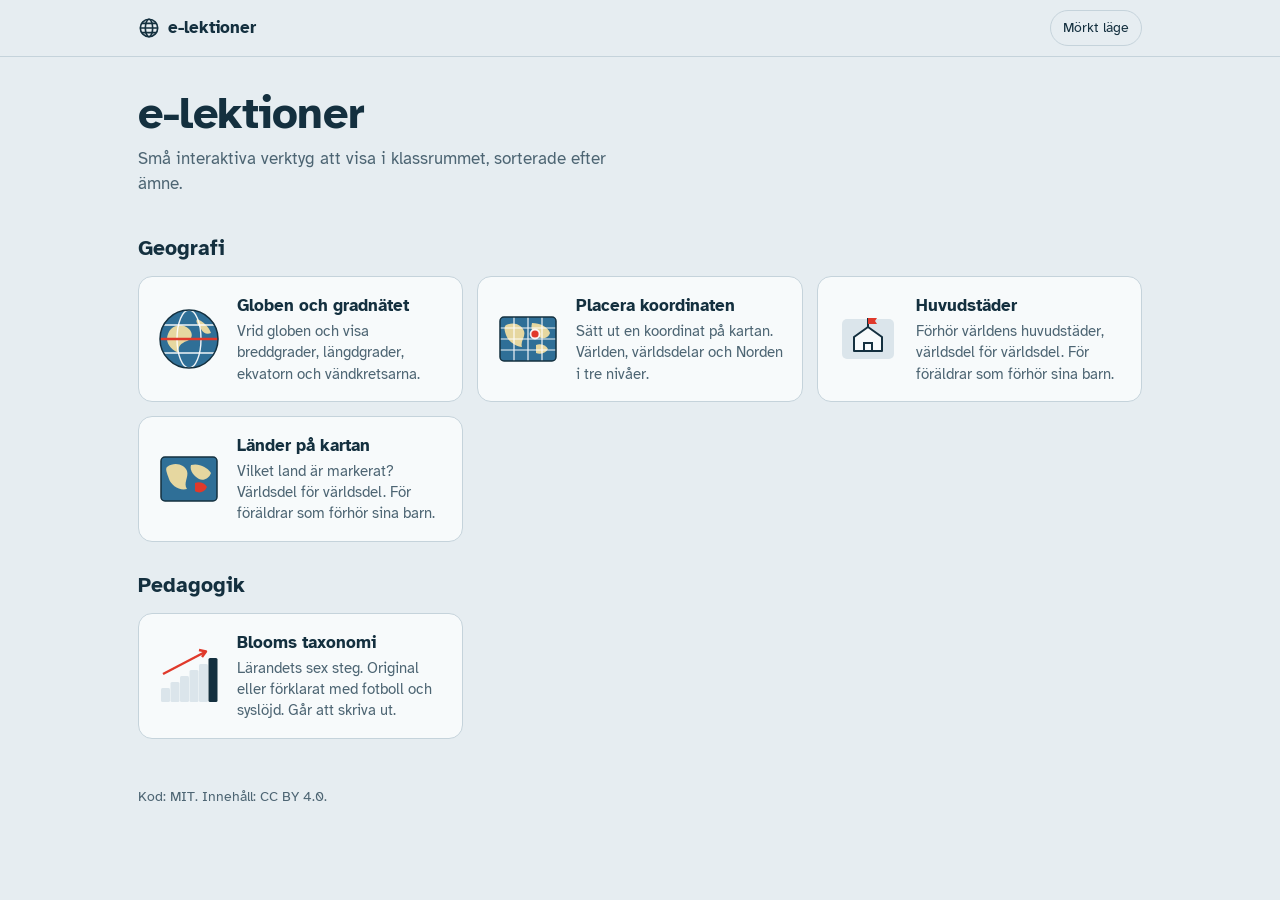
<file: index.html>
<!doctype html>
<html lang="sv">
<head>
<meta charset="utf-8">
<meta name="viewport" content="width=device-width, initial-scale=1, viewport-fit=cover">
<title>e-lektioner</title>
<meta name="description" content="Små interaktiva verktyg att visa i klassrummet.">
<link rel="preload" href="assets/fonts/atkinson-hyperlegible-latin-400-normal.woff2" as="font" type="font/woff2" crossorigin>
<link rel="preload" href="assets/fonts/atkinson-hyperlegible-latin-700-normal.woff2" as="font" type="font/woff2" crossorigin>
<link rel="stylesheet" href="assets/css/site.css">
<script src="assets/js/theme.js"></script>
<style>
main{max-width:1040px;margin:0 auto;padding:32px 18px 48px}
h1{font-size:clamp(2rem,5vw,2.8rem);line-height:1.1;margin:0 0 8px;letter-spacing:-.01em}
.lede{color:var(--muted);margin:0 0 36px;max-width:46ch}
.subject{margin-top:28px}
.subject h2{font-size:1.3rem;margin:0 0 12px}
.cards{list-style:none;margin:0;padding:0;display:grid;gap:14px;grid-template-columns:repeat(auto-fill,minmax(260px,1fr))}
.card{
  display:flex;gap:16px;align-items:center;height:100%;
  background:var(--panel);border:1.5px solid var(--line);border-radius:14px;
  padding:16px 18px;text-decoration:none;color:var(--ink);
  transition:border-color .15s;
}
.card:hover{border-color:var(--ink)}
.card svg{width:64px;height:64px;flex:none}
.card h3{margin:0 0 2px;font-size:1.08rem}
.card p{margin:0;color:var(--muted);font-size:.95rem;line-height:1.4}
footer{max-width:1040px;margin:0 auto;padding:0 18px 32px;color:var(--muted);font-size:.85rem}
@media (prefers-reduced-motion:reduce){.card{transition:none}}
</style>
</head>
<body>
<header class="site-header">
  <div class="site-header-in">
    <a class="brand" href="./" aria-current="page">
      <svg viewBox="0 0 24 24" fill="none" stroke="currentColor" stroke-width="1.8" aria-hidden="true"><circle cx="12" cy="12" r="9.5"/><ellipse cx="12" cy="12" rx="4" ry="9.5"/><path d="M2.5 12h19M4 7h16M4 17h16"/></svg>
      e-lektioner
    </a>
    <button class="theme-toggle" type="button">Mörkt läge</button>
  </div>
</header>

<main>
  <h1>e-lektioner</h1>
  <p class="lede">Små interaktiva verktyg att visa i klassrummet, sorterade efter ämne.</p>

  <section class="subject" aria-labelledby="geografi">
    <h2 id="geografi">Geografi</h2>
    <ul class="cards">
      <li>
        <a class="card" href="geografi/globen-och-gradnatet/">
          <svg viewBox="0 0 64 64" aria-hidden="true">
            <circle cx="32" cy="32" r="29" fill="var(--ocean-b)"/>
            <path d="M14 22c6-6 14-4 18 0s4 10-2 12-10 6-8 12c-6-2-12-8-12-14 0-4 2-8 4-10z" fill="var(--land)"/>
            <path d="M40 12c6 2 12 8 14 14-4 2-8 0-10-4s-6-6-4-10z" fill="var(--land)"/>
            <g fill="none" stroke="var(--grid)" stroke-width="1.4">
              <ellipse cx="32" cy="32" rx="12" ry="29"/>
              <path d="M3 32h58M7 18h50M7 46h50"/>
            </g>
            <path d="M3 32h58" stroke="var(--hl-equator)" stroke-width="2.4"/>
            <circle cx="32" cy="32" r="29" fill="none" stroke="var(--rim)" stroke-width="1.5"/>
          </svg>
          <div>
            <h3>Globen och gradnätet</h3>
            <p>Vrid globen och visa breddgrader, längdgrader, ekvatorn och vändkretsarna.</p>
          </div>
        </a>
      </li>
      <li>
        <a class="card" href="geografi/placera-koordinaten/">
          <svg viewBox="0 0 64 64" aria-hidden="true">
            <rect x="4" y="10" width="56" height="44" rx="4" fill="var(--ocean-b)"/>
            <path d="M10 18c8-4 16 0 18 6s-4 10-2 16c-6 0-14-6-16-12s-2-8 0-10z" fill="var(--land)"/>
            <path d="M36 16c8 0 16 4 18 10-2 6-8 6-12 4s-8-6-6-14z" fill="var(--land)"/>
            <path d="M40 38c4-2 10 0 12 4-2 4-8 6-12 4z" fill="var(--land)"/>
            <g stroke="var(--grid)" stroke-width="1.2">
              <path d="M4 21h56M4 32h56M4 43h56M18 10v44M32 10v44M46 10v44"/>
            </g>
            <circle cx="39" cy="27" r="4.5" fill="var(--hl-equator)" stroke="var(--label-bg)" stroke-width="1.8"/>
            <rect x="4" y="10" width="56" height="44" rx="4" fill="none" stroke="var(--rim)" stroke-width="1.5"/>
          </svg>
          <div>
            <h3>Placera koordinaten</h3>
            <p>Sätt ut en koordinat på kartan. Världen, världsdelar och Norden i tre nivåer.</p>
          </div>
        </a>
      </li>
      <li>
        <a class="card" href="geografi/huvudstader/">
          <svg viewBox="0 0 64 64" aria-hidden="true">
            <rect x="6" y="12" width="52" height="40" rx="5" fill="var(--chip)"/>
            <path d="M18 44V30l14-10 14 10v14z" fill="var(--panel)" stroke="var(--ink)" stroke-width="2" stroke-linejoin="round"/>
            <path d="M28 44v-8h8v8" fill="none" stroke="var(--ink)" stroke-width="2"/>
            <path d="M32 20v-9" stroke="var(--ink)" stroke-width="2"/>
            <path d="M32 11h9l-2 3 2 3h-9z" fill="var(--accent)"/>
          </svg>
          <div>
            <h3>Huvudstäder</h3>
            <p>Förhör världens huvudstäder, världsdel för världsdel. För föräldrar som förhör sina barn.</p>
          </div>
        </a>
      </li>
      <li>
        <a class="card" href="geografi/lander-pa-kartan/">
          <svg viewBox="0 0 64 64" aria-hidden="true">
            <rect x="4" y="10" width="56" height="44" rx="4" fill="var(--ocean-b)"/>
            <path d="M10 20c8-6 18-2 20 4s-4 12 0 18c-8 2-16-4-18-10s-4-10-2-12z" fill="var(--land)"/>
            <path d="M34 18c8-2 16 2 20 8-2 6-8 8-12 6s-10-8-8-14z" fill="var(--land)"/>
            <path d="M38 36c4-2 10 0 12 4-2 5-8 7-12 4z" fill="var(--accent)"/>
            <rect x="4" y="10" width="56" height="44" rx="4" fill="none" stroke="var(--rim)" stroke-width="1.5"/>
          </svg>
          <div>
            <h3>Länder på kartan</h3>
            <p>Vilket land är markerat? Världsdel för världsdel. För föräldrar som förhör sina barn.</p>
          </div>
        </a>
      </li>
    </ul>
  </section>

  <section class="subject" aria-labelledby="pedagogik">
    <h2 id="pedagogik">Pedagogik</h2>
    <ul class="cards">
      <li>
        <a class="card" href="pedagogik/blooms-taxonomi/">
          <svg viewBox="0 0 64 64" aria-hidden="true">
            <rect x="4" y="44" width="9" height="14" rx="1.5" fill="var(--chip)"/>
            <rect x="13.5" y="38" width="9" height="20" rx="1.5" fill="var(--chip)"/>
            <rect x="23" y="32" width="9" height="26" rx="1.5" fill="var(--chip)"/>
            <rect x="32.5" y="26" width="9" height="32" rx="1.5" fill="var(--chip)"/>
            <rect x="42" y="20" width="9" height="38" rx="1.5" fill="var(--chip)"/>
            <rect x="51.5" y="14" width="9" height="44" rx="1.5" fill="var(--ink)"/>
            <path d="M6 30 L48 8" stroke="var(--accent)" stroke-width="2.4" fill="none"/>
            <path d="M42 6 L49 7.5 L45 13" stroke="var(--accent)" stroke-width="2.4" fill="none" stroke-linejoin="round"/>
          </svg>
          <div>
            <h3>Blooms taxonomi</h3>
            <p>Lärandets sex steg. Original eller förklarat med fotboll och syslöjd. Går att skriva ut.</p>
          </div>
        </a>
      </li>
    </ul>
  </section>
</main>

<footer>
  Kod: MIT. Innehåll: CC BY 4.0.
</footer>
</body>
</html>
</file>
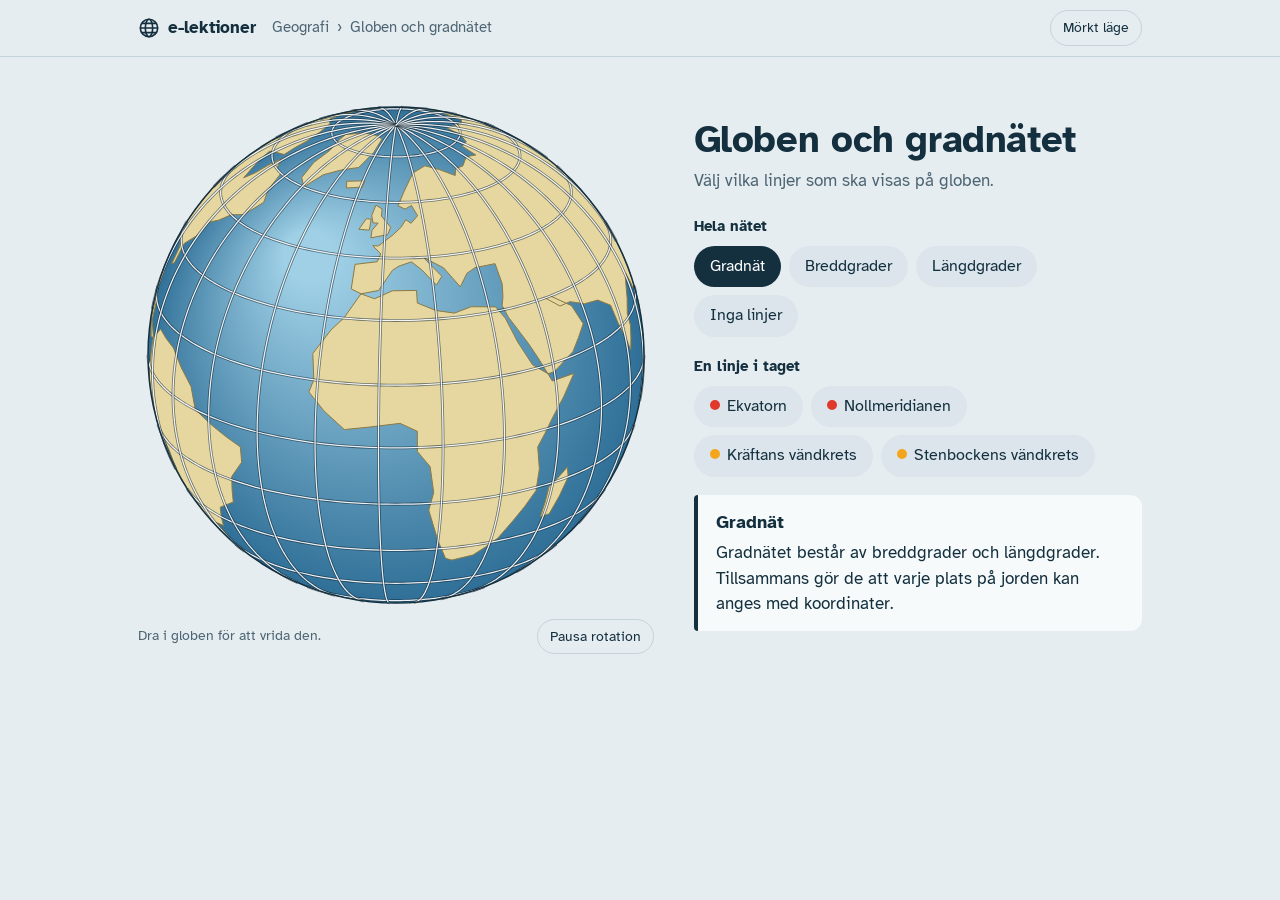
<file: geografi/globen-och-gradnatet/index.html>
<!doctype html>
<html lang="sv">
<head>
<meta charset="utf-8">
<meta name="viewport" content="width=device-width, initial-scale=1, viewport-fit=cover">
<title>Globen och gradnätet – e-lektioner</title>
<meta name="description" content="Vrid globen och visa breddgrader, längdgrader, ekvatorn och vändkretsarna.">
<link rel="preload" href="../../assets/fonts/atkinson-hyperlegible-latin-400-normal.woff2" as="font" type="font/woff2" crossorigin>
<link rel="preload" href="../../assets/fonts/atkinson-hyperlegible-latin-700-normal.woff2" as="font" type="font/woff2" crossorigin>
<link rel="stylesheet" href="../../assets/css/site.css">
<script src="../../assets/js/theme.js"></script>
<style>
main{max-width:1040px;margin:0 auto;padding:20px 18px 36px;display:grid;gap:20px 40px;grid-template-columns:minmax(0,1fr);align-items:center}
@media (min-width:860px){ main{grid-template-columns:minmax(0,1.15fr) minmax(0,1fr);padding-top:40px} }
h1{font-size:clamp(1.7rem,4.5vw,2.4rem);line-height:1.1;margin:0 0 6px;letter-spacing:-.01em}
.lede{color:var(--muted);margin:0 0 22px;max-width:40ch}
.stage{position:relative;width:100%;max-width:560px;margin:0 auto}
canvas{display:block;width:100%;height:auto;touch-action:none;cursor:grab}
canvas.dragging{cursor:grabbing}
.stage-bar{display:flex;justify-content:space-between;align-items:center;gap:12px;margin-top:6px;color:var(--muted);font-size:.9rem}
fieldset{border:0;padding:0;margin:0 0 18px}
legend{font-weight:700;font-size:.95rem;margin-bottom:8px;padding:0}
.chips{display:flex;flex-wrap:wrap;gap:8px}
.chip .sw{display:inline-block;width:10px;height:10px;border-radius:50%;margin-right:7px;vertical-align:1px}
.info{background:var(--panel);border-left:4px solid var(--info-c,var(--ink));padding:14px 18px;border-radius:4px 12px 12px 4px}
.info h2{font-size:1.15rem;margin:0 0 4px}
.info p{margin:0;max-width:52ch}
</style>
</head>
<body>
<header class="site-header">
  <div class="site-header-in">
    <a class="brand" href="../../">
      <svg viewBox="0 0 24 24" fill="none" stroke="currentColor" stroke-width="1.8" aria-hidden="true"><circle cx="12" cy="12" r="9.5"/><ellipse cx="12" cy="12" rx="4" ry="9.5"/><path d="M2.5 12h19M4 7h16M4 17h16"/></svg>
      e-lektioner
    </a>
    <ol class="crumbs" aria-label="Du är här">
      <li><a href="../../#geografi">Geografi</a></li>
      <li aria-current="page">Globen och gradnätet</li>
    </ol>
    <button class="theme-toggle" type="button">Mörkt läge</button>
  </div>
</header>

<main>
  <div class="stage">
    <canvas id="globe" aria-label="Jordglob som går att vrida"></canvas>
    <div class="stage-bar">
      <span>Dra i globen för att vrida den.</span>
      <button class="ghost" id="spin" type="button" aria-pressed="true">Pausa rotation</button>
    </div>
  </div>

  <section>
    <h1>Globen och gradnätet</h1>
    <p class="lede">Välj vilka linjer som ska visas på globen.</p>

    <fieldset>
      <legend>Hela nätet</legend>
      <div class="chips" role="group">
        <button class="chip" type="button" data-mode="gradnat">Gradnät</button>
        <button class="chip" type="button" data-mode="bredd">Breddgrader</button>
        <button class="chip" type="button" data-mode="langd">Längdgrader</button>
        <button class="chip" type="button" data-mode="inga">Inga linjer</button>
      </div>
    </fieldset>

    <fieldset>
      <legend>En linje i taget</legend>
      <div class="chips" role="group">
        <button class="chip" type="button" data-mode="ekvator"><span class="sw" style="background:var(--hl-equator)"></span>Ekvatorn</button>
        <button class="chip" type="button" data-mode="noll"><span class="sw" style="background:var(--hl-meridian)"></span>Nollmeridianen</button>
        <button class="chip" type="button" data-mode="kraftan"><span class="sw" style="background:var(--hl-tropic)"></span>Kräftans vändkrets</button>
        <button class="chip" type="button" data-mode="stenbock"><span class="sw" style="background:var(--hl-tropic)"></span>Stenbockens vändkrets</button>
      </div>
    </fieldset>

    <div class="info" id="info" aria-live="polite">
      <h2 id="info-title"></h2>
      <p id="info-text"></p>
    </div>
  </section>
</main>

<script src="../../assets/vendor/d3-7.8.5.min.js"></script>
<script>
(function(){
  const TROPIC = 23.44;

  const RAW = [
    [[-168,66],[-156,71],[-140,70],[-125,70],[-110,73],[-95,72],[-85,69],[-80,63],[-94,59],[-90,57],[-82,52],[-79,55],[-77,62],[-70,60],[-64,60],[-60,55],[-56,52],[-60,47],[-66,45],[-70,42],[-74,40],[-76,35],[-81,31],[-80,26],[-82,25],[-83,29],[-89,30],[-94,29],[-97,26],[-97,22],[-95,19],[-91,19],[-87,21],[-88,16],[-83,15],[-83,10],[-79,9],[-77,8],[-80,7],[-85,10],[-88,13],[-92,15],[-96,16],[-105,20],[-110,24],[-115,30],[-117,32],[-121,35],[-124,40],[-124,46],[-127,50],[-133,55],[-140,60],[-150,61],[-155,58],[-163,55],[-158,58],[-165,60],[-165,64]],
    [[-73,78],[-60,82],[-35,83],[-20,82],[-18,76],[-22,70],[-32,68],[-40,65],[-44,60],[-50,62],[-54,67],[-56,72],[-66,76]],
    [[-77,8],[-72,12],[-62,11],[-52,5],[-50,0],[-44,-2],[-35,-5],[-35,-9],[-39,-14],[-41,-22],[-48,-26],[-53,-34],[-58,-35],[-57,-39],[-65,-41],[-65,-45],[-68,-50],[-69,-55],[-74,-53],[-75,-46],[-73,-38],[-71,-30],[-70,-18],[-76,-14],[-81,-6],[-80,0],[-78,2]],
    [[-9,43],[-9,37],[-6,36],[-1,37],[3,42],[5,43],[9,44],[12,42],[16,38],[18,40],[13,45],[19,42],[23,37],[26,40],[29,41],[36,41],[36,36],[35,33],[34,31],[35,28],[39,21],[43,13],[45,13],[52,16],[58,21],[56,26],[50,30],[48,30],[52,27],[56,27],[61,25],[67,24],[72,21],[73,16],[77,8],[80,13],[80,16],[87,21],[91,22],[94,17],[98,16],[98,8],[101,3],[104,1],[103,5],[100,13],[105,9],[109,12],[108,17],[106,20],[110,21],[117,23],[121,28],[122,31],[119,35],[122,37],[118,38],[121,41],[126,38],[127,35],[129,36],[130,42],[135,44],[140,48],[141,53],[137,54],[141,59],[150,59],[156,58],[162,56],[160,61],[165,62],[178,64],[179.9,66],[179.9,69],[170,70],[160,70],[150,71],[140,72],[130,71],[120,73],[110,76],[100,78],[90,75],[80,73],[70,73],[68,69],[60,70],[50,68],[44,68],[40,66],[33,69],[25,71],[15,69],[8,63],[5,59],[8,58],[11,59],[13,56],[10,54],[8,55],[6,53],[3,51],[-2,48],[-4,48],[-1,46],[-2,44]],
    [[-17,21],[-16,15],[-17,12],[-13,8],[-8,4],[-2,5],[5,6],[9,4],[9,-1],[12,-5],[13,-12],[12,-17],[15,-27],[18,-34],[20,-35],[26,-34],[32,-29],[35,-24],[40,-16],[40,-10],[39,-4],[43,2],[51,11],[44,11],[43,13],[39,16],[36,22],[34,28],[32,31],[25,32],[20,31],[15,32],[10,34],[10,37],[3,37],[-2,35],[-6,36],[-10,30],[-13,27]],
    [[114,-22],[116,-35],[123,-34],[131,-31],[138,-35],[141,-38],[147,-39],[150,-37],[153,-28],[153,-25],[146,-19],[145,-14],[142,-11],[141,-17],[136,-15],[137,-12],[131,-11],[126,-14],[122,-18]],
    [[-5,50],[1,51],[2,53],[-2,56],[-2,58],[-5,59],[-6,56],[-5,54],[-3,54],[-5,52]],
    [[-10,52],[-6,52],[-6,55],[-8,55]],
    [[-24,65],[-14,66],[-14,64],[-22,63]],
    [[130,31],[132,34],[135,34],[140,35],[141,38],[142,42],[145,43],[141,45],[140,41],[136,37],[131,35]],
    [[44,-25],[47,-25],[50,-15],[49,-12],[44,-16]],
    [[109,1],[111,-3],[116,-4],[119,1],[117,7],[113,3]],
    [[95,5],[98,4],[106,-6],[101,-3]],
    [[131,-1],[141,-3],[150,-10],[143,-9],[137,-5]],
    [[172,-34],[178,-38],[174,-41],[172,-44],[167,-46],[171,-41]]
  ];
  const ant = d3.range(-180,180,10).map(l => [l, -71 + 3.5*Math.sin(l*Math.PI/50)]);
  ant.splice(12,0,[-62,-64],[-58,-63]);
  RAW.push(ant);

  function fixRing(r){
    const ring = r.slice();
    const a = ring[0], b = ring[ring.length-1];
    if (a[0]!==b[0] || a[1]!==b[1]) ring.push(a);
    if (d3.geoArea({type:"Polygon",coordinates:[ring]}) > 2*Math.PI) ring.reverse();
    return ring;
  }
  const land = {type:"MultiPolygon", coordinates: RAW.map(r => [fixRing(r)])};

  const parallel = lat => ({type:"LineString",coordinates:d3.range(-180,180.1,2).map(l=>[l,lat])});
  const meridian = lon => ({type:"LineString",coordinates:d3.range(-90,90.1,2).map(l=>[lon,l])});
  const latLines = d3.range(-75,76,15).map(parallel);
  const lonLines = d3.range(-180,180,15).map(meridian);

  const INFO = {
    gradnat:{t:"Gradnät", c:"var(--ink)", p:"Gradnätet består av breddgrader och längdgrader. Tillsammans gör de att varje plats på jorden kan anges med koordinater."},
    bredd:{t:"Breddgrader", c:"var(--ink)", p:"Breddgrader går runt jorden, parallellt med ekvatorn. De visar hur långt norr eller söder om ekvatorn en plats ligger, från 0° vid ekvatorn till 90° vid polerna."},
    langd:{t:"Längdgrader", c:"var(--ink)", p:"Längdgrader, eller meridianer, går från nordpolen till sydpolen. De visar hur långt öster eller väster om nollmeridianen en plats ligger, upp till 180°."},
    inga:{t:"Inga linjer", c:"var(--line)", p:"Globen utan linjer. Välj en knapp för att visa gradnätet eller en enskild linje."},
    ekvator:{t:"Ekvatorn", c:"var(--hl-equator)", p:"Ekvatorn är breddgraden 0°. Den delar jorden i ett norra och ett södra halvklot och är ungefär 40 000 km lång."},
    noll:{t:"Nollmeridianen", c:"var(--hl-meridian)", p:"Nollmeridianen är längdgraden 0°. Den går genom Greenwich i London och delar jorden i ett östra och ett västra halvklot."},
    kraftan:{t:"Kräftans vändkrets", c:"var(--hl-tropic)", p:"Kräftans vändkrets ligger på ungefär 23,4° nordlig bredd. Där står solen rakt ovanför huvudet mitt på dagen vid sommarsolståndet, runt 21 juni."},
    stenbock:{t:"Stenbockens vändkrets", c:"var(--hl-tropic)", p:"Stenbockens vändkrets ligger på ungefär 23,4° sydlig bredd. Där står solen rakt ovanför huvudet mitt på dagen vid vintersolståndet, runt 21 december."}
  };
  const VIEW = { ekvator:{lat:15}, noll:{lon:5,lat:25}, kraftan:{lat:28}, stenbock:{lat:-28} };

  const canvas = document.getElementById("globe");
  const ctx = canvas.getContext("2d");
  const projection = d3.geoOrthographic().clipAngle(90).precision(0.3);
  const path = d3.geoPath(projection, ctx);

  let rot = [-15,-22,0];
  let mode = "gradnat";
  let spinning = !window.matchMedia("(prefers-reduced-motion: reduce)").matches;
  let dragging = false, anim = null, size = 400, colors = {};

  function readColors(){
    const s = getComputedStyle(document.documentElement);
    const g = n => s.getPropertyValue(n).trim();
    colors = {oa:g("--ocean-a"),ob:g("--ocean-b"),land:g("--land"),edge:g("--land-edge"),grid:g("--grid"),gs:g("--grid-shadow"),
      eq:g("--hl-equator"),mer:g("--hl-meridian"),tr:g("--hl-tropic"),lbg:g("--label-bg"),link:g("--label-ink"),rim:g("--rim")};
  }

  function resize(){
    const w = canvas.parentElement.clientWidth;
    size = Math.min(w, 560);
    const dpr = window.devicePixelRatio || 1;
    canvas.width = size*dpr; canvas.height = size*dpr;
    canvas.style.width = size+"px"; canvas.style.height = size+"px";
    ctx.setTransform(dpr,0,0,dpr,0,0);
    projection.scale(size/2 - 10).translate([size/2, size/2]);
    draw();
  }

  const center = () => [-rot[0], -rot[1]];
  const visible = p => d3.geoDistance(p, center()) < 1.3;
  const latTxt = l => l===0 ? "0°" : Math.abs(l)+"° "+(l>0?"N":"S");
  const lonTxt = l => (l===0||Math.abs(l)===180) ? Math.abs(l)+"°" : Math.abs(l)+"° "+(l>0?"Ö":"V");
  const wrap = l => ((l+540)%360)-180;

  function stroke(geo, color, width, shadow){
    ctx.beginPath(); path(geo);
    if (shadow){ ctx.strokeStyle = colors.gs; ctx.lineWidth = width+1.6; ctx.stroke(); }
    ctx.strokeStyle = color; ctx.lineWidth = width; ctx.stroke();
  }

  function label(coord, text, color, dy){
    if (!visible(coord)) return;
    const [x,y] = projection(coord);
    const fs = Math.max(11, Math.round(size/34));
    ctx.font = `700 ${fs}px "Atkinson Hyperlegible", system-ui, sans-serif`;
    const w = ctx.measureText(text).width + 12, h = fs + 8;
    const yy = y + (dy||0);
    ctx.fillStyle = colors.lbg;
    ctx.beginPath();
    if (ctx.roundRect) ctx.roundRect(x - w/2, yy - h/2, w, h, h/2); else ctx.rect(x-w/2, yy-h/2, w, h);
    ctx.fill();
    if (color){ ctx.strokeStyle = color; ctx.lineWidth = 2; ctx.stroke(); }
    ctx.fillStyle = colors.link; ctx.textAlign = "center"; ctx.textBaseline = "middle";
    ctx.fillText(text, x, yy + 1);
  }

  function draw(){
    projection.rotate(rot);
    ctx.clearRect(0,0,size,size);
    const r = projection.scale(), cx = size/2, cy = size/2;

    const grad = ctx.createRadialGradient(cx - r*.35, cy - r*.4, r*.1, cx, cy, r);
    grad.addColorStop(0, colors.oa); grad.addColorStop(1, colors.ob);
    ctx.beginPath(); path({type:"Sphere"}); ctx.fillStyle = grad; ctx.fill();

    ctx.beginPath(); path(land);
    ctx.fillStyle = colors.land; ctx.fill();
    ctx.strokeStyle = colors.edge; ctx.lineWidth = 1; ctx.lineJoin = "round"; ctx.stroke();

    const [clon, clat] = center();
    const thin = Math.max(1, size/420);
    const bold = Math.max(3, size/140);

    if (mode === "gradnat" || mode === "bredd") latLines.forEach(g => stroke(g, colors.grid, thin, true));
    if (mode === "gradnat" || mode === "langd") lonLines.forEach(g => stroke(g, colors.grid, thin, true));

    if (mode === "ekvator") stroke(parallel(0), colors.eq, bold, true);
    if (mode === "noll") stroke(meridian(0), colors.mer, bold, true);
    if (mode === "kraftan") stroke(parallel(TROPIC), colors.tr, bold, true);
    if (mode === "stenbock") stroke(parallel(-TROPIC), colors.tr, bold, true);

    ctx.beginPath(); path({type:"Sphere"});
    ctx.strokeStyle = colors.rim; ctx.lineWidth = 1.5; ctx.stroke();

    if (mode === "bredd") d3.range(-75,76,15).forEach(l => label([clon, l], latTxt(l)));
    if (mode === "langd") d3.range(-150,181,30).forEach(l => label([l, Math.max(-45,Math.min(45,clat))], lonTxt(l)));
    if (mode === "ekvator") label([wrap(clon+20), 0], "Ekvatorn 0°", colors.eq, -18);
    if (mode === "noll"){
      if (visible([0,51.5])){
        const [gx,gy] = projection([0,51.5]);
        ctx.beginPath(); ctx.arc(gx,gy,Math.max(3,size/120),0,Math.PI*2);
        ctx.fillStyle = colors.mer; ctx.fill(); ctx.strokeStyle = colors.lbg; ctx.lineWidth = 1.5; ctx.stroke();
        label([0,51.5], "Greenwich", null, -18);
      }
      label([0, Math.max(-50, Math.min(30, clat - 20))], "Nollmeridianen 0°", colors.mer);
    }
    if (mode === "kraftan") label([wrap(clon+20), TROPIC], "Kräftans vändkrets 23,4° N", colors.tr, -18);
    if (mode === "stenbock") label([wrap(clon+20), -TROPIC], "Stenbockens vändkrets 23,4° S", colors.tr, 18);
  }

  function setMode(m){
    mode = m;
    document.querySelectorAll("[data-mode]").forEach(b => b.setAttribute("aria-pressed", b.dataset.mode===m ? "true" : "false"));
    const i = INFO[m];
    document.getElementById("info-title").textContent = i.t;
    document.getElementById("info-text").textContent = i.p;
    document.getElementById("info").style.setProperty("--info-c", i.c);
    const v = VIEW[m];
    if (v){
      const target = [v.lon!=null ? -v.lon : rot[0], -v.lat, 0];
      if (v.lon!=null){
        let d = ((target[0]-rot[0]+540)%360)-180; target[0] = rot[0]+d;
      }
      animateTo(target, v.lon!=null);
    } else draw();
  }

  function animateTo(target, stopSpin){
    if (anim) anim.stop();
    if (stopSpin) setSpin(false);
    const from = rot.slice(), interp = d3.interpolate(from, target);
    const dur = window.matchMedia("(prefers-reduced-motion: reduce)").matches ? 0 : 900;
    if (!dur){ rot = target; draw(); return; }
    anim = d3.timer(el => {
      const t = d3.easeCubicInOut(Math.min(1, el/dur));
      const v = interp(t);
      rot[1] = v[1]; if (stopSpin) rot[0] = v[0];
      draw();
      if (t >= 1){ anim.stop(); anim = null; }
    });
  }

  const spinBtn = document.getElementById("spin");
  function setSpin(on){
    spinning = on;
    spinBtn.setAttribute("aria-pressed", on ? "true" : "false");
    spinBtn.textContent = on ? "Pausa rotation" : "Starta rotation";
  }
  spinBtn.addEventListener("click", () => setSpin(!spinning));
  setSpin(spinning);
  let last = 0;
  d3.timer(el => {
    const dt = el - last; last = el;
    if (spinning && !dragging){ rot[0] = ((rot[0] + dt*0.008 + 540)%360)-180; draw(); }
  });

  let start = null;
  canvas.addEventListener("pointerdown", e => {
    dragging = true; canvas.classList.add("dragging");
    canvas.setPointerCapture(e.pointerId);
    if (anim){ anim.stop(); anim = null; }
    start = {x:e.clientX, y:e.clientY, r:rot.slice()};
  });
  canvas.addEventListener("pointermove", e => {
    if (!dragging) return;
    const k = 180 / (Math.PI * projection.scale());
    rot[0] = start.r[0] + (e.clientX - start.x)*k;
    rot[1] = Math.max(-90, Math.min(90, start.r[1] - (e.clientY - start.y)*k));
    draw();
  });
  const end = () => { dragging = false; canvas.classList.remove("dragging"); };
  canvas.addEventListener("pointerup", end);
  canvas.addEventListener("pointercancel", end);

  document.querySelectorAll("[data-mode]").forEach(b => b.addEventListener("click", () => setMode(b.dataset.mode)));

  window.matchMedia("(prefers-color-scheme: dark)").addEventListener("change", () => { readColors(); draw(); });
  new MutationObserver(() => { readColors(); draw(); }).observe(document.documentElement, {attributes:true, attributeFilter:["data-theme"]});
  window.addEventListener("resize", resize);
  if (document.fonts) document.fonts.ready.then(draw);

  readColors();
  resize();
  setMode("gradnat");
})();
</script>
</body>
</html>
</file>
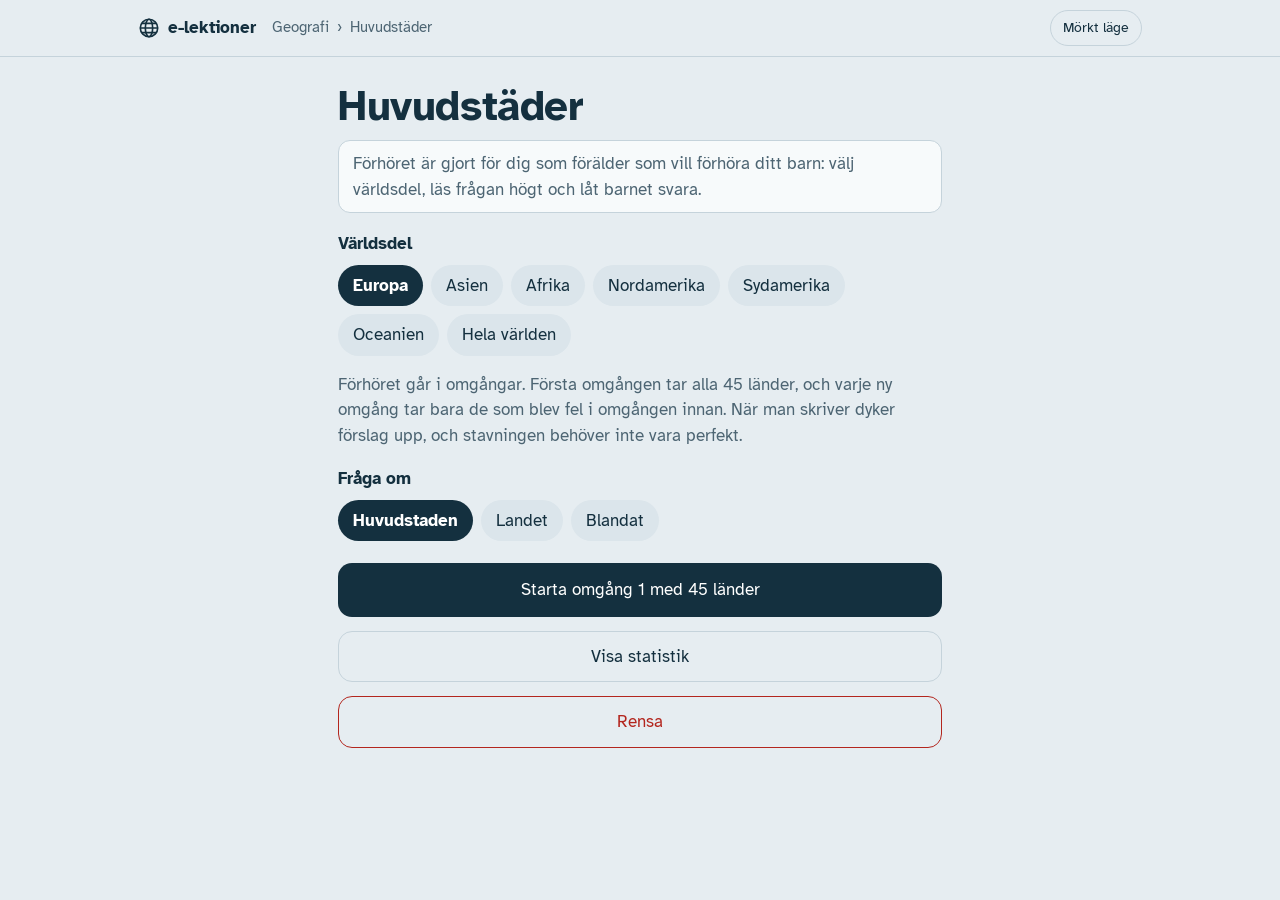
<file: geografi/huvudstader/index.html>
<!doctype html>
<html lang="sv">
<head>
<meta charset="utf-8">
<meta name="viewport" content="width=device-width, initial-scale=1, viewport-fit=cover">
<title>Huvudstäder – e-lektioner</title>
<meta name="description" content="Förhör huvudstäder i världens länder, världsdel för världsdel.">
<link rel="preload" href="../../assets/fonts/atkinson-hyperlegible-latin-400-normal.woff2" as="font" type="font/woff2" crossorigin>
<link rel="preload" href="../../assets/fonts/atkinson-hyperlegible-latin-700-normal.woff2" as="font" type="font/woff2" crossorigin>
<link rel="stylesheet" href="../../assets/css/site.css">
<link rel="stylesheet" href="../../assets/css/forhor.css">
<script src="../../assets/js/theme.js"></script>
</head>
<body>
<header class="site-header">
  <div class="site-header-in">
    <a class="brand" href="../../">
      <svg viewBox="0 0 24 24" fill="none" stroke="currentColor" stroke-width="1.8" aria-hidden="true"><circle cx="12" cy="12" r="9.5"/><ellipse cx="12" cy="12" rx="4" ry="9.5"/><path d="M2.5 12h19M4 7h16M4 17h16"/></svg>
      e-lektioner
    </a>
    <ol class="crumbs" aria-label="Du är här">
      <li><a href="../../#geografi">Geografi</a></li>
      <li aria-current="page">Huvudstäder</li>
    </ol>
    <button class="theme-toggle" type="button">Mörkt läge</button>
  </div>
</header>

<main id="app"></main>

<script src="../../assets/js/lander.js"></script>
<script src="../../assets/js/forhor.js"></script>
<script>
(function () {
  const L = window.LANDER;
  const groups = [...window.VARLDSDELAR.map(v => ({ id: v.id, name: v.name })), { id: "ALL", name: "Hela världen" }];
  const capitalPool = L.map(x => ({ key: x.n, names: [x.c, ...(x.ca || [])] }));
  const countryPool = L.map(x => ({ key: x.n, names: [x.n, ...(x.na || [])] }));

  Forhor.start({
    el: document.getElementById("app"),
    storeKey: "e-lektioner-huvudstader",
    title: "Huvudstäder",
    parentNote: "Förhöret är gjort för dig som förälder som vill förhöra ditt barn: välj världsdel, läs frågan högt och låt barnet svara.",
    groups,
    noun: ["land", "länder"],
    items: id => L.filter(x => id === "ALL" || x.w === id).map(x => Object.assign({ id: x.n }, x)),
    intro: n => `Förhöret går i omgångar. Första omgången tar alla ${n} länder, och varje ny omgång tar bara de som blev fel i omgången innan. När man skriver dyker förslag upp, och stavningen behöver inte vara perfekt.`,
    settings: [{
      name: "mode", legend: "Fråga om",
      options: [["capital", "Huvudstaden"], ["country", "Landet"], ["mix", "Blandat"]], def: "capital"
    }],
    name: x => x.n,
    statLabel: x => `${Forhor.esc(x.n)} <small>${Forhor.esc(x.c)}</small>`,
    question(x, s) {
      const askCapital = s.mode === "mix" ? Math.random() < 0.5 : s.mode === "capital";
      return askCapital
        ? { ask: "Vad heter huvudstaden i", subject: x.n + "?", correct: x.c, key: x.n, pool: capitalPool, typedLabel: "Huvudstad" }
        : { ask: "Vilket land har huvudstaden", subject: x.c + "?", correct: x.n, key: x.n, pool: countryPool, typedLabel: "Land" };
    }
  });
})();
</script>
</body>
</html>
</file>
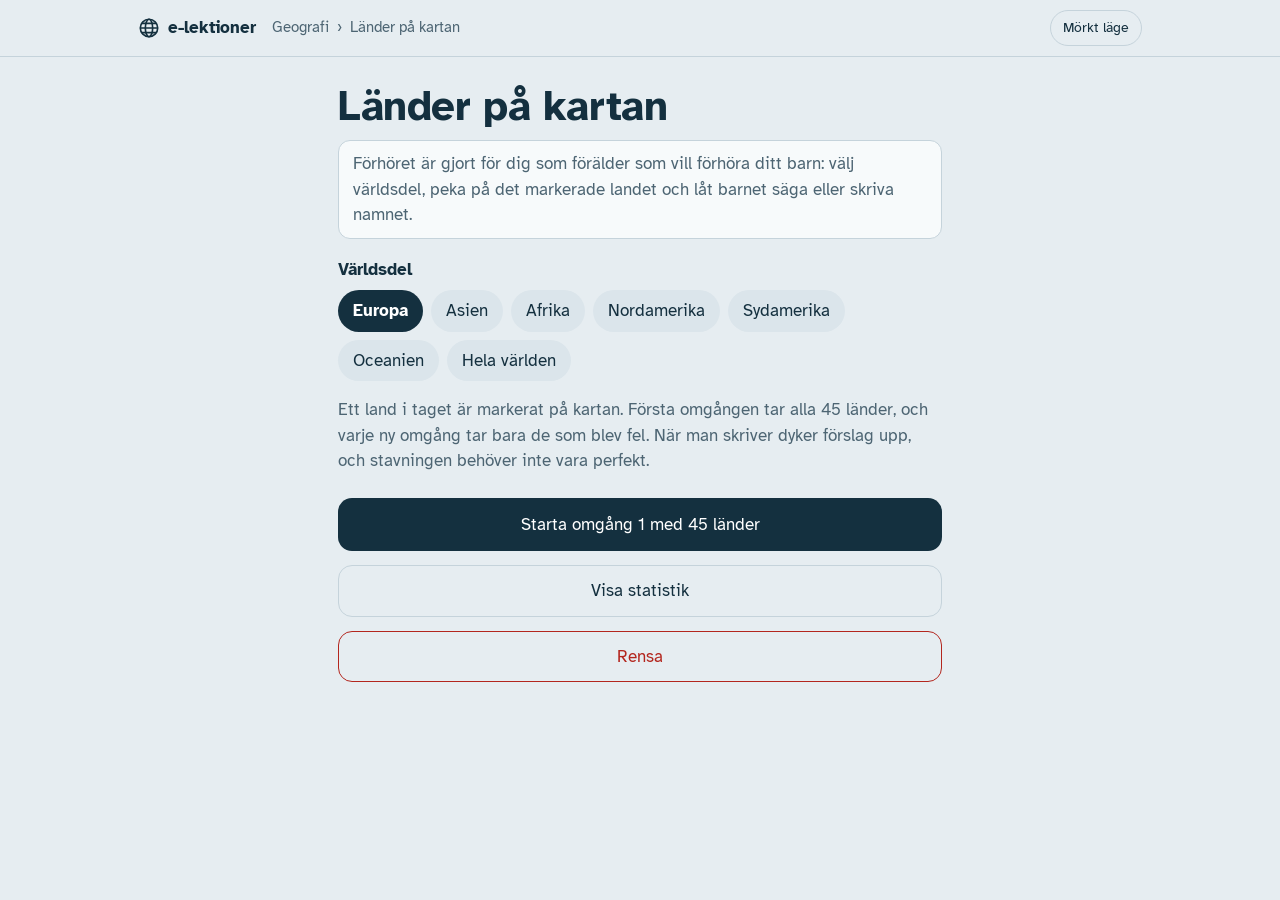
<file: geografi/lander-pa-kartan/index.html>
<!doctype html>
<html lang="sv">
<head>
<meta charset="utf-8">
<meta name="viewport" content="width=device-width, initial-scale=1, viewport-fit=cover">
<title>Länder på kartan – e-lektioner</title>
<meta name="description" content="Förhör världens länder på kartan, världsdel för världsdel.">
<link rel="preload" href="../../assets/fonts/atkinson-hyperlegible-latin-400-normal.woff2" as="font" type="font/woff2" crossorigin>
<link rel="preload" href="../../assets/fonts/atkinson-hyperlegible-latin-700-normal.woff2" as="font" type="font/woff2" crossorigin>
<link rel="stylesheet" href="../../assets/css/site.css">
<link rel="stylesheet" href="../../assets/css/forhor.css">
<script src="../../assets/js/theme.js"></script>
<style>
:root{--map-sea:#9fd0e6;--map-land:#fbf6e6;--map-off:#d9d2b8;--map-border:#8c7a43;--map-target:#e0392b}
@media (prefers-color-scheme:dark){
  :root:not([data-theme="light"]){--map-sea:#143b55;--map-land:#5d6f7a;--map-off:#26363f;--map-border:#0f1c24;--map-target:#f4a51c}
}
:root[data-theme="dark"]{--map-sea:#143b55;--map-land:#5d6f7a;--map-off:#26363f;--map-border:#0f1c24;--map-target:#f4a51c}
.map-ask{color:var(--muted);margin:0 0 8px}
.map svg{display:block;width:100%;height:auto;max-height:62vh;background:var(--map-sea);border-radius:14px;touch-action:manipulation;-webkit-tap-highlight-color:transparent;cursor:zoom-in;margin-bottom:14px}
.map svg.zoomed{cursor:zoom-out}
.map .world{transform-origin:0 0;transform-box:view-box;transition:transform .35s ease}
.map path{fill:var(--map-off);stroke:var(--map-border);stroke-width:.6px;vector-effect:non-scaling-stroke}
.map .q{fill:var(--map-land)}
.map circle.q{stroke:var(--map-border);stroke-width:1px;vector-effect:non-scaling-stroke}
.map .target{fill:var(--map-target)}
.map .target.ok{fill:var(--fh-ok)}
.map .target.bad{fill:var(--fh-bad)}
.map .ring{fill:transparent;stroke:var(--map-target);stroke-width:3px;vector-effect:non-scaling-stroke}
.map .ring.ok{stroke:var(--fh-ok)}
.map .ring.bad{stroke:var(--fh-bad)}
@media (prefers-reduced-motion:reduce){.map .world{transition:none}}
</style>
</head>
<body>
<header class="site-header">
  <div class="site-header-in">
    <a class="brand" href="../../">
      <svg viewBox="0 0 24 24" fill="none" stroke="currentColor" stroke-width="1.8" aria-hidden="true"><circle cx="12" cy="12" r="9.5"/><ellipse cx="12" cy="12" rx="4" ry="9.5"/><path d="M2.5 12h19M4 7h16M4 17h16"/></svg>
      e-lektioner
    </a>
    <ol class="crumbs" aria-label="Du är här">
      <li><a href="../../#geografi">Geografi</a></li>
      <li aria-current="page">Länder på kartan</li>
    </ol>
    <button class="theme-toggle" type="button">Mörkt läge</button>
  </div>
</header>

<main id="app"></main>

<script>
  window.echarts = { registerMap: function (name, geo) { if (name === "world") window.__worldGeo = geo; } };
</script>
<script src="../../assets/vendor/echarts-4.9.0-world.js"></script>
<script src="../../assets/vendor/d3-7.8.5.min.js"></script>
<script src="../../assets/js/lander.js"></script>
<script src="../../assets/js/forhor.js"></script>
<script>
(function () {
  const L = window.LANDER;
  const V = window.VARLDSDELAR;
  const byEn = {};
  L.forEach(x => { if (x.e) byEn[x.e] = x; });
  Object.entries(window.LANDER_EXTRA_FEATURES).forEach(([en, sv]) => { byEn[en] = L.find(x => x.n === sv); });

  function decodeRing(str, off, scale) {
    const out = []; let px = off[0], py = off[1];
    for (let i = 0; i < str.length; i += 2) {
      let x = str.charCodeAt(i) - 64, y = str.charCodeAt(i + 1) - 64;
      x = (x >> 1) ^ (-(x & 1)); y = (y >> 1) ^ (-(y & 1));
      x += px; y += py; px = x; py = y;
      out.push([x / scale, y / scale]);
    }
    return out;
  }
  function features() {
    const geo = window.__worldGeo, scale = geo.UTF8Scale || 1024, enc = !!geo.UTF8Encoding;
    return geo.features.map(f => {
      const g = f.geometry;
      if (!g) return null;
      const polys = g.type === "Polygon" ? [g.coordinates] : g.coordinates;
      const offs = g.type === "Polygon" ? [g.encodeOffsets] : (g.encodeOffsets || []);
      const coords = polys.map((poly, i) => poly.map((ring, j) => {
        const r = (enc && typeof ring === "string") ? decodeRing(ring, offs[i][j], scale) : ring.slice();
        if (d3.geoArea({ type: "Polygon", coordinates: [r] }) > 2 * Math.PI) r.reverse();
        return r;
      }));
      return { name: f.properties.name, geo: { type: "MultiPolygon", coordinates: coords } };
    }).filter(Boolean);
  }
  const FEATS = features();
  const maps = {};

  function buildMap(vid) {
    const v = V.find(x => x.id === vid), [lon0, lon1, lat0, lat1] = v.b, W = 1000;
    const pts = [];
    for (let lo = lon0; lo <= lon1; lo += 2) pts.push([lo, lat0], [lo, lat1]);
    for (let la = lat0; la <= lat1; la += 2) pts.push([lon0, la], [lon1, la]);
    const bbox = { type: "MultiPoint", coordinates: pts };
    const proj = d3.geoMercator().rotate([-(lon0 + lon1) / 2, 0]).fitWidth(W, bbox);
    const b = d3.geoPath(proj).bounds(bbox);
    const t = proj.translate();
    proj.translate([t[0] - b[0][0], t[1] - b[0][1]]);
    const H = Math.ceil(b[1][1] - b[0][1]);
    proj.clipExtent([[0, 0], [W, H]]);
    const path = d3.geoPath(proj);
    const round = d => d.replace(/(\.\d)\d+/g, "$1");
    const front = {}, info = {};
    let back = "";
    FEATS.forEach(f => {
      const d = path(f.geo);
      if (!d) return;
      const c = byEn[f.name];
      if (c && c.w === vid) {
        front[c.n] = (front[c.n] || "") + round(d);
        const a = path.area(f.geo), ce = path.centroid(f.geo);
        const cur = info[c.n];
        info[c.n] = { a: (cur ? cur.a : 0) + a, c: !cur || a > cur.big ? ce : cur.c, big: Math.max(a, cur ? cur.big : 0) };
      } else back += `<path d="${round(d)}"/>`;
    });
    let fr = "";
    Object.entries(front).forEach(([n, d]) => { fr += `<path class="q" data-c="${Forhor.esc(n)}" d="${d}"/>`; });
    L.filter(x => x.w === vid && x.p && !front[x.n]).forEach(x => {
      const p = proj(x.p);
      info[x.n] = { a: 0, c: p, point: true };
      fr += `<circle class="q" data-c="${Forhor.esc(x.n)}" cx="${p[0].toFixed(1)}" cy="${p[1].toFixed(1)}" r="5"/>`;
    });
    const wrap = document.createElement("div");
    wrap.className = "map";
    wrap.innerHTML = `<p class="map-ask">Vilket land är markerat?</p><svg viewBox="0 0 ${W} ${H}" role="img" aria-label="Karta över ${v.name}"><g class="world">${back}<g class="front">${fr}</g><circle class="ring" r="26" cx="-100" cy="-100"/></g></svg>`;
    const m = { wrap, svg: wrap.querySelector("svg"), world: wrap.querySelector(".world"), ring: wrap.querySelector(".ring"), info, W, H, zoomed: false, target: null };
    m.svg.addEventListener("click", () => setZoom(m, !m.zoomed));
    return m;
  }

  function getMap(vid) { return maps[vid] || (maps[vid] = buildMap(vid)); }

  function setZoom(m, on) {
    m.zoomed = on;
    m.svg.classList.toggle("zoomed", on);
    if (!on || !m.target) { m.world.style.transform = ""; return; }
    const k = 2, c = m.info[m.target].c, { W, H } = m;
    const tx = Math.min(0, Math.max(W - k * W, W / 2 - k * c[0]));
    const ty = Math.min(0, Math.max(H - k * H, H / 2 - k * c[1]));
    m.world.style.transform = `translate(${tx}px, ${ty}px) scale(${k})`;
  }

  let shown = null;
  function showCountry(slot, x) {
    const m = getMap(x.w);
    if (slot.firstChild !== m.wrap) { slot.innerHTML = ""; slot.appendChild(m.wrap); }
    m.svg.querySelectorAll(".target").forEach(el => el.classList.remove("target", "ok", "bad"));
    const el = m.svg.querySelector(`[data-c="${CSS.escape(x.n)}"]`);
    el.classList.add("target");
    el.parentNode.appendChild(el);
    m.target = x.n;
    const g = m.info[x.n];
    m.ring.classList.remove("ok", "bad");
    const small = g.point || g.a < 150;
    m.ring.setAttribute("cx", small ? g.c[0] : -100);
    m.ring.setAttribute("cy", small ? g.c[1] : -100);
    setZoom(m, false);
    shown = { m, el };
  }

  const groups = [...V.map(v => ({ id: v.id, name: v.name })), { id: "ALL", name: "Hela världen" }];
  const countryPool = L.map(x => ({ key: x.n, names: [x.n, ...(x.na || [])] }));

  Forhor.start({
    el: document.getElementById("app"),
    storeKey: "e-lektioner-lander-pa-kartan",
    title: "Länder på kartan",
    parentNote: "Förhöret är gjort för dig som förälder som vill förhöra ditt barn: välj världsdel, peka på det markerade landet och låt barnet säga eller skriva namnet.",
    groups,
    noun: ["land", "länder"],
    items: id => L.filter(x => id === "ALL" || x.w === id).map(x => Object.assign({ id: x.n }, x)),
    intro: n => `Ett land i taget är markerat på kartan. Första omgången tar alla ${n} länder, och varje ny omgång tar bara de som blev fel. När man skriver dyker förslag upp, och stavningen behöver inte vara perfekt.`,
    name: x => x.n,
    question(x) {
      return {
        render: slot => showCountry(slot, x),
        correct: x.n, key: x.n, pool: countryPool, typedLabel: "Landets namn",
        hint: "Tryck på kartan för att zooma in, och en gång till för att zooma ut."
      };
    },
    onAnswer(x, ok) {
      if (!shown) return;
      shown.el.classList.add(ok ? "ok" : "bad");
      shown.m.ring.classList.add(ok ? "ok" : "bad");
    }
  });
})();
</script>
</body>
</html>
</file>
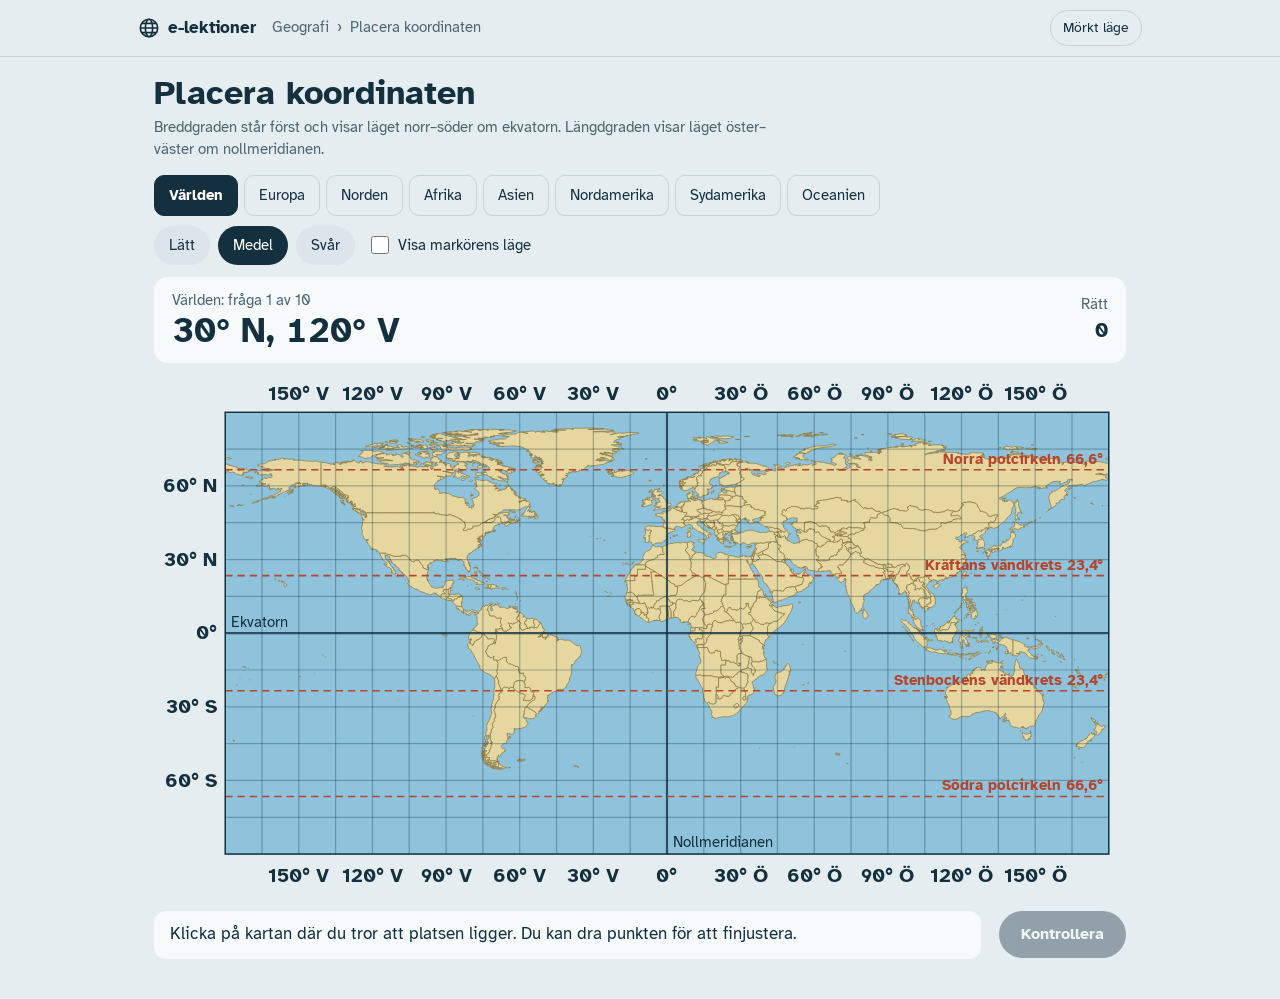
<file: geografi/placera-koordinaten/index.html>
<!doctype html>
<html lang="sv">
<head>
<meta charset="utf-8">
<meta name="viewport" content="width=device-width, initial-scale=1, viewport-fit=cover">
<title>Placera koordinaten – e-lektioner</title>
<meta name="description" content="Placera en koordinat på kartan. Världen, världsdelar och Norden i tre svårighetsgrader.">
<link rel="preload" href="../../assets/fonts/atkinson-hyperlegible-latin-400-normal.woff2" as="font" type="font/woff2" crossorigin>
<link rel="preload" href="../../assets/fonts/atkinson-hyperlegible-latin-700-normal.woff2" as="font" type="font/woff2" crossorigin>
<link rel="stylesheet" href="../../assets/css/site.css">
<script src="../../assets/js/theme.js"></script>
<style>
:root{
  --ocean:#8fc3dc;
  --map-grid:rgba(20,48,63,.32); --map-grid-minor:rgba(20,48,63,.14); --map-grid-main:rgba(20,48,63,.8); --axis:#14303f;
  --special:#b5452c;
  --guess:#1f5fd1; --target:#1a8a4a; --wrong:#d0342c; --good-bg:#e1f3e8; --bad-bg:#fbe5e3;
}
@media (prefers-color-scheme:dark){
  :root:not([data-theme="light"]){
    --ocean:#1d4d69;
    --map-grid:rgba(228,238,243,.3); --map-grid-minor:rgba(228,238,243,.12); --map-grid-main:rgba(228,238,243,.75); --axis:#e4eef3;
    --special:#ff9b7d;
    --guess:#6ea2ff; --target:#4fd68a; --wrong:#ff7469; --good-bg:#173a28; --bad-bg:#43211f;
  }
}
:root[data-theme="dark"]{
  --ocean:#1d4d69;
  --map-grid:rgba(228,238,243,.3); --map-grid-minor:rgba(228,238,243,.12); --map-grid-main:rgba(228,238,243,.75); --axis:#e4eef3;
  --special:#ff9b7d;
  --guess:#6ea2ff; --target:#4fd68a; --wrong:#ff7469; --good-bg:#173a28; --bad-bg:#43211f;
}
main{max-width:1000px;margin:0 auto;padding:18px 14px 40px}
h1{font-size:clamp(1.5rem,4vw,2.1rem);line-height:1.1;margin:0}
.help{color:var(--muted);margin:4px 0 12px;max-width:62ch;font-size:.95rem}
nav.regions{display:flex;gap:6px;overflow-x:auto;padding:2px 2px 10px;margin:0 -2px;scrollbar-width:thin}
nav.regions a{flex:0 0 auto;text-decoration:none;color:var(--ink);padding:8px 14px;border-radius:10px;border:1.5px solid var(--line);font-size:.95rem;white-space:nowrap}
nav.regions a[aria-current="page"]{background:var(--chip-on);color:var(--chip-on-ink);border-color:var(--chip-on);font-weight:700}
.controls{display:flex;flex-wrap:wrap;gap:8px;align-items:center;margin-bottom:12px}
.controls .chip{font-size:.95rem;padding:8px 15px}
.primary{font:inherit;border:0;border-radius:999px;cursor:pointer;background:var(--chip-on);color:var(--chip-on-ink);font-weight:700;padding:11px 22px;font-size:1.02rem}
.primary:disabled{opacity:.4;cursor:not-allowed}
label.toggle{display:inline-flex;align-items:center;gap:6px;font-size:.95rem;cursor:pointer;margin-left:4px}
label.toggle input{width:18px;height:18px;accent-color:var(--chip-on)}
.task{display:flex;flex-wrap:wrap;align-items:center;justify-content:space-between;gap:10px 18px;background:var(--panel);border-radius:14px;padding:12px 18px;margin-bottom:10px}
.task .q{font-size:.92rem;color:var(--muted)}
.task .coord{font-size:clamp(1.5rem,5vw,2.2rem);font-weight:700;line-height:1.15;font-variant-numeric:tabular-nums}
.task .score{text-align:right;font-variant-numeric:tabular-nums}
.task .score b{font-size:1.3rem}
.mapwrap{position:relative}
svg#map{display:block;width:100%;height:auto;max-height:74vh;touch-action:none;user-select:none;-webkit-user-select:none;cursor:crosshair}
.readout{position:absolute;right:8px;top:8px;background:var(--panel);border-radius:8px;padding:3px 9px;font-size:.9rem;font-variant-numeric:tabular-nums;pointer-events:none}
.bottom{display:flex;flex-wrap:wrap;gap:12px 18px;align-items:center;margin-top:12px}
.feedback{flex:1 1 320px;border-radius:12px;padding:10px 16px;background:var(--panel);min-height:48px}
.feedback.good{background:var(--good-bg)}
.feedback.bad{background:var(--bad-bg)}
.feedback p{margin:0}
.feedback p + p{margin-top:4px}
.summary{background:var(--panel);border-radius:14px;padding:18px 20px;margin-top:12px}
.summary h2{margin:0 0 6px;font-size:1.35rem}
.summary ol{margin:8px 0 14px;padding-left:1.3em}
.summary li{margin:2px 0}
.ok{color:var(--target);font-weight:700}
.no{color:var(--wrong);font-weight:700}
[hidden]{display:none!important}
</style>
</head>
<body>
<header class="site-header">
  <div class="site-header-in">
    <a class="brand" href="../../">
      <svg viewBox="0 0 24 24" fill="none" stroke="currentColor" stroke-width="1.8" aria-hidden="true"><circle cx="12" cy="12" r="9.5"/><ellipse cx="12" cy="12" rx="4" ry="9.5"/><path d="M2.5 12h19M4 7h16M4 17h16"/></svg>
      e-lektioner
    </a>
    <ol class="crumbs" aria-label="Du är här">
      <li><a href="../../#geografi">Geografi</a></li>
      <li aria-current="page">Placera koordinaten</li>
    </ol>
    <button class="theme-toggle" type="button">Mörkt läge</button>
  </div>
</header>

<main>
  <h1>Placera koordinaten</h1>
  <p class="help">Breddgraden står först och visar läget norr–söder om ekvatorn. Längdgraden visar läget öster–väster om nollmeridianen.</p>

  <nav class="regions" id="tabs" aria-label="Kartor"></nav>

  <div class="controls" role="group" aria-label="Svårighetsgrad">
    <button class="chip" type="button" data-level="easy">Lätt</button>
    <button class="chip" type="button" data-level="medium">Medel</button>
    <button class="chip" type="button" data-level="hard">Svår</button>
    <label class="toggle"><input type="checkbox" id="practice"> Visa markörens läge</label>
  </div>

  <div class="task">
    <div>
      <div class="q" id="qnum">Fråga 1 av 10</div>
      <div class="coord" id="target">–</div>
    </div>
    <div class="score"><div class="q">Rätt</div><b id="score">0</b></div>
  </div>

  <div class="mapwrap">
    <svg id="map" tabindex="0" preserveAspectRatio="xMidYMid meet" aria-label="Karta med gradnät. Tryck för att placera en punkt, piltangenterna flyttar den."></svg>
    <div class="readout" id="readout" hidden></div>
  </div>

  <div class="bottom" id="bottom">
    <div class="feedback" id="feedback"></div>
    <button class="primary" type="button" id="action" disabled>Kontrollera</button>
  </div>

  <div class="summary" id="summary" hidden>
    <h2 id="sumTitle"></h2>
    <ol id="sumList"></ol>
    <button class="primary" type="button" id="again">Spela igen</button>
  </div>
</main>

<script>
  window.echarts = { registerMap: function(name, geo){ if (name === "world") window.__worldGeo = geo; } };
</script>
<script src="../../assets/vendor/echarts-4.9.0-world.js"></script>
<script>
(function(){
  const NS = "http://www.w3.org/2000/svg";

  function decodeRing(str, off, scale){
    const out = []; let px = off[0], py = off[1];
    for (let i = 0; i < str.length; i += 2){
      let x = str.charCodeAt(i) - 64, y = str.charCodeAt(i + 1) - 64;
      x = (x >> 1) ^ (-(x & 1)); y = (y >> 1) ^ (-(y & 1));
      x += px; y += py; px = x; py = y;
      out.push([x / scale, y / scale]);
    }
    return out;
  }
  function loadRings(){
    const geo = window.__worldGeo;
    if (!geo || !geo.features) return null;
    const scale = geo.UTF8Scale || 1024, enc = !!geo.UTF8Encoding, shapes = [];
    geo.features.forEach(f => {
      const g = f.geometry; if (!g) return;
      const polys = g.type === "Polygon" ? [g.coordinates] : g.type === "MultiPolygon" ? g.coordinates : [];
      const offs = g.type === "Polygon" ? [g.encodeOffsets] : (g.encodeOffsets || []);
      const rings = [];
      polys.forEach((poly, i) => poly.forEach((ring, j) => {
        const r = (enc && typeof ring === "string") ? decodeRing(ring, offs[i][j], scale) : ring;
        if (r && r.length > 2) rings.push(r);
      }));
      if (rings.length) shapes.push(rings);
    });
    return shapes.length > 20 ? shapes : null;
  }
  const RAW = [
    [[-168,66],[-156,71],[-140,70],[-125,70],[-110,73],[-95,72],[-85,69],[-80,63],[-94,59],[-90,57],[-82,52],[-79,55],[-77,62],[-70,60],[-64,60],[-60,55],[-56,52],[-60,47],[-66,45],[-70,42],[-74,40],[-76,35],[-81,31],[-80,26],[-82,25],[-83,29],[-89,30],[-94,29],[-97,26],[-97,22],[-95,19],[-91,19],[-87,21],[-88,16],[-83,15],[-83,10],[-79,9],[-77,8],[-80,7],[-85,10],[-88,13],[-92,15],[-96,16],[-105,20],[-110,24],[-115,30],[-117,32],[-121,35],[-124,40],[-124,46],[-127,50],[-133,55],[-140,60],[-150,61],[-155,58],[-163,55],[-158,58],[-165,60],[-165,64]],
    [[-73,78],[-60,82],[-35,83],[-20,82],[-18,76],[-22,70],[-32,68],[-40,65],[-44,60],[-50,62],[-54,67],[-56,72],[-66,76]],
    [[-77,8],[-72,12],[-62,11],[-52,5],[-50,0],[-44,-2],[-35,-5],[-35,-9],[-39,-14],[-41,-22],[-48,-26],[-53,-34],[-58,-35],[-57,-39],[-65,-41],[-65,-45],[-68,-50],[-69,-55],[-74,-53],[-75,-46],[-73,-38],[-71,-30],[-70,-18],[-76,-14],[-81,-6],[-80,0],[-78,2]],
    [[-9,43],[-9,37],[-6,36],[-1,37],[3,42],[5,43],[9,44],[12,42],[16,38],[18,40],[13,45],[19,42],[23,37],[26,40],[29,41],[36,41],[36,36],[35,33],[34,31],[35,28],[39,21],[43,13],[45,13],[52,16],[58,21],[56,26],[50,30],[48,30],[52,27],[56,27],[61,25],[67,24],[72,21],[73,16],[77,8],[80,13],[80,16],[87,21],[91,22],[94,17],[98,16],[98,8],[101,3],[104,1],[103,5],[100,13],[105,9],[109,12],[108,17],[106,20],[110,21],[117,23],[121,28],[122,31],[119,35],[122,37],[118,38],[121,41],[126,38],[127,35],[129,36],[130,42],[135,44],[140,48],[141,53],[137,54],[141,59],[150,59],[156,58],[162,56],[160,61],[165,62],[178,64],[180,66],[180,69],[170,70],[160,70],[150,71],[140,72],[130,71],[120,73],[110,76],[100,78],[90,75],[80,73],[70,73],[68,69],[60,70],[50,68],[44,68],[40,66],[33,69],[25,71],[15,69],[8,63],[5,59],[8,58],[11,59],[13,56],[10,54],[8,55],[6,53],[3,51],[-2,48],[-4,48],[-1,46],[-2,44]],
    [[-17,21],[-16,15],[-17,12],[-13,8],[-8,4],[-2,5],[5,6],[9,4],[9,-1],[12,-5],[13,-12],[12,-17],[15,-27],[18,-34],[20,-35],[26,-34],[32,-29],[35,-24],[40,-16],[40,-10],[39,-4],[43,2],[51,11],[44,11],[43,13],[39,16],[36,22],[34,28],[32,31],[25,32],[20,31],[15,32],[10,34],[10,37],[3,37],[-2,35],[-6,36],[-10,30],[-13,27]],
    [[114,-22],[116,-35],[123,-34],[131,-31],[138,-35],[141,-38],[147,-39],[150,-37],[153,-28],[153,-25],[146,-19],[145,-14],[142,-11],[141,-17],[136,-15],[137,-12],[131,-11],[126,-14],[122,-18]],
    [[-5,50],[1,51],[2,53],[-2,56],[-2,58],[-5,59],[-6,56],[-5,54],[-3,54],[-5,52]],
    [[-10,52],[-6,52],[-6,55],[-8,55]],
    [[-24,65],[-14,66],[-14,64],[-22,63]],
    [[130,31],[132,34],[135,34],[140,35],[141,38],[142,42],[145,43],[141,45],[140,41],[136,37],[131,35]],
    [[44,-25],[47,-25],[50,-15],[49,-12],[44,-16]],
    [[109,1],[111,-3],[116,-4],[119,1],[117,7],[113,3]],
    [[95,5],[98,4],[106,-6],[101,-3]],
    [[131,-1],[141,-3],[150,-10],[143,-9],[137,-5]],
    [[172,-34],[178,-38],[174,-41],[172,-44],[167,-46],[171,-41]]
  ];
  const ant = [];
  for (let l = -180; l <= 180; l += 10){ let lat = -71 + 3.5*Math.sin(l*Math.PI/50); if (l === -70) lat = -66; if (l === -60) lat = -63; ant.push([l, lat]); }
  ant.push([180,-90],[-180,-90]); RAW.push(ant);
  const SHAPES = loadRings() || RAW.map(r => [r]);
  const DETAILED = SHAPES.length > 20;

  const REGIONS = [
    {id:"varlden", name:"Världen", b:[-180,180,-90,90], grid:15, minor:null, label:30, dec:0,
      levels:{easy:{step:30,tol:5}, medium:{step:15,tol:4}, hard:{step:5,tol:3}}, margin:15},
    {id:"europa", name:"Europa", b:[-25,45,34,72], grid:5, minor:null, label:10, dec:0,
      levels:{easy:{step:10,tol:2.5}, medium:{step:5,tol:2}, hard:{step:1,tol:1.2}}, margin:2},
    {id:"norden", name:"Norden", b:[3,33,54,71.5], grid:5, minor:1, label:5, dec:1,
      levels:{easy:{step:5,tol:1.2}, medium:{step:1,tol:0.6}, hard:{step:0.5,tol:0.35}}, margin:1},
    {id:"afrika", name:"Afrika", b:[-22,56,-38,40], grid:10, minor:5, label:10, dec:0,
      levels:{easy:{step:10,tol:3}, medium:{step:5,tol:2}, hard:{step:1,tol:1.5}}, margin:3},
    {id:"asien", name:"Asien", b:[25,150,-12,78], grid:10, minor:5, label:20, dec:0,
      levels:{easy:{step:20,tol:4}, medium:{step:10,tol:3}, hard:{step:5,tol:2}}, margin:4},
    {id:"nordamerika", name:"Nordamerika", b:[-170,-50,5,78], grid:10, minor:5, label:20, dec:0,
      levels:{easy:{step:20,tol:4}, medium:{step:10,tol:3}, hard:{step:5,tol:2}}, margin:4},
    {id:"sydamerika", name:"Sydamerika", b:[-88,-30,-57,15], grid:10, minor:5, label:10, dec:0,
      levels:{easy:{step:10,tol:3}, medium:{step:5,tol:2}, hard:{step:1,tol:1.5}}, margin:3},
    {id:"oceanien", name:"Oceanien", b:[110,180,-50,2], grid:10, minor:5, label:10, dec:0,
      levels:{easy:{step:10,tol:3}, medium:{step:5,tol:2}, hard:{step:1,tol:1.5}}, margin:3}
  ];
  const SPECIAL = [
    {lat:66.56, name:"Norra polcirkeln"},
    {lat:23.44, name:"Kräftans vändkrets"},
    {lat:-23.44, name:"Stenbockens vändkrets"},
    {lat:-66.56, name:"Södra polcirkeln"}
  ];
  const ROUNDS = 10;

  const $ = id => document.getElementById(id);
  const svg = $("map");
  const el = (tag, attrs, parent) => { const e = document.createElementNS(NS, tag); for (const k in attrs) e.setAttribute(k, attrs[k]); (parent || svg).appendChild(e); return e; };
  const num = (a, dec) => { const f = Math.pow(10, dec); const v = Math.round(Math.abs(a) * f) / f; return String(v).replace(".", ","); };
  const roundTo = (a, dec) => { const f = Math.pow(10, dec); return Math.round(a * f) / f; };

  let R = REGIONS[0], P = null;
  const latTxt = (l, dec) => { const v = roundTo(l, dec); return v === 0 ? "0°" : num(v, dec) + "° " + (v > 0 ? "N" : "S"); };
  const lonTxt = (l, dec) => { const v = roundTo(l, dec); return (v === 0 || Math.abs(v) === 180) ? num(v, dec) + "°" : num(v, dec) + "° " + (v > 0 ? "Ö" : "V"); };
  const coordTxt = (p, dec) => latTxt(p.lat, dec) + ", " + lonTxt(p.lon, dec);

  function makeProjection(r){
    const [w0, e0, s0, n0] = r.b;
    const c = Math.cos(((s0 + n0) / 2) * Math.PI / 180);
    const spanX = (e0 - w0) * c, spanY = n0 - s0;
    const K = Math.min(720 / spanX, 520 / spanY);
    return {K, c, W: spanX * K, H: spanY * K,
      X: lon => (lon - w0) * K * c, Y: lat => (n0 - lat) * K,
      LON: x => x / (K * c) + w0, LAT: y => n0 - y / K};
  }

  let resultG, guessG, gDot, gh, gv;
  function buildMap(){
    P = makeProjection(R);
    const {W, H, X, Y} = P, [w0, e0, s0, n0] = R.b;
    svg.innerHTML = "";
    svg.setAttribute("viewBox", `-58 -32 ${W + 72} ${H + 68}`);

    const defs = el("defs", {});
    const cp = el("clipPath", {id:"clip"}, defs); el("rect", {x:0, y:0, width:W, height:H}, cp);
    el("rect", {x:0, y:0, width:W, height:H, fill:"var(--ocean)"});

    const body = el("g", {"clip-path":"url(#clip)"});
    const landG = el("g", {fill:"var(--land)", stroke:"var(--land-edge)", "stroke-width": DETAILED ? 0.6 : 0.9, "stroke-linejoin":"round", "fill-rule":"evenodd"}, body);
    const pad = 2;
    SHAPES.forEach(rings => {
      let d = "";
      rings.forEach(r => {
        let minX=Infinity,maxX=-Infinity,minY=Infinity,maxY=-Infinity;
        for (const p of r){ if (p[0]<minX)minX=p[0]; if (p[0]>maxX)maxX=p[0]; if (p[1]<minY)minY=p[1]; if (p[1]>maxY)maxY=p[1]; }
        if (maxX < w0 - pad || minX > e0 + pad || maxY < s0 - pad || minY > n0 + pad) return;
        d += "M" + r.map(p => X(p[0]).toFixed(1) + " " + Y(p[1]).toFixed(1)).join("L") + "Z";
      });
      if (d) el("path", {d}, landG);
    });

    const gridG = el("g", {}, body);
    const ticks = (a, b, s) => { const out = []; for (let v = Math.ceil(a / s) * s; v <= b + 1e-9; v += s) out.push(Math.round(v * 1000) / 1000); return out; };
    if (R.minor){
      ticks(s0, n0, R.minor).forEach(l => { if (l % R.grid) el("line", {x1:0, x2:W, y1:Y(l), y2:Y(l), stroke:"var(--map-grid-minor)", "stroke-width":0.7}, gridG); });
      ticks(w0, e0, R.minor).forEach(l => { if (l % R.grid) el("line", {y1:0, y2:H, x1:X(l), x2:X(l), stroke:"var(--map-grid-minor)", "stroke-width":0.7}, gridG); });
    }
    ticks(s0, n0, R.grid).forEach(l => { const m = l === 0; el("line", {x1:0, x2:W, y1:Y(l), y2:Y(l), stroke: m ? "var(--map-grid-main)" : "var(--map-grid)", "stroke-width": m ? 1.8 : 1}, gridG); });
    ticks(w0, e0, R.grid).forEach(l => { const m = l === 0; el("line", {y1:0, y2:H, x1:X(l), x2:X(l), stroke: m ? "var(--map-grid-main)" : "var(--map-grid)", "stroke-width": m ? 1.8 : 1}, gridG); });

    const nm = el("g", {"font-size":12, "font-family":"Atkinson Hyperlegible, system-ui, sans-serif"}, body);
    SPECIAL.forEach(s => {
      if (s.lat <= s0 || s.lat >= n0) return;
      el("line", {x1:0, x2:W, y1:Y(s.lat), y2:Y(s.lat), stroke:"var(--special)", "stroke-width":1.3, "stroke-dasharray":"6 4"}, gridG);
      el("text", {x:W - 5, y:Y(s.lat) - 5, "text-anchor":"end", fill:"var(--special)", "font-weight":700}, nm).textContent = s.name + " " + num(s.lat, 1) + "°";
    });
    if (0 > s0 && 0 < n0) el("text", {x:5, y:Y(0) - 5, fill:"var(--ink)"}, nm).textContent = "Ekvatorn";
    if (0 > w0 && 0 < e0) el("text", {x:X(0) + 5, y:H - 6, fill:"var(--ink)"}, nm).textContent = "Nollmeridianen";

    el("rect", {x:0, y:0, width:W, height:H, fill:"none", stroke:"var(--axis)", "stroke-width":1.2});

    const lab = el("g", {fill:"var(--ink)", "font-size":16, "font-family":"Atkinson Hyperlegible, system-ui, sans-serif", "font-weight":700});
    const inside = (v, a, b, m) => v > a + m && v < b - m;
    ticks(s0, n0, R.label).forEach(l => { if (inside(l, s0, n0, R.label * 0.15)) el("text", {x:-7, y:Y(l) + 5, "text-anchor":"end"}, lab).textContent = latTxt(l, 0); });
    ticks(w0, e0, R.label).forEach(l => {
      if (!inside(l, w0, e0, R.label * 0.15)) return;
      el("text", {x:X(l), y:-10, "text-anchor":"middle"}, lab).textContent = lonTxt(l, 0);
      el("text", {x:X(l), y:H + 23, "text-anchor":"middle"}, lab).textContent = lonTxt(l, 0);
    });

    resultG = el("g", {});
    guessG = el("g", {"pointer-events":"none"});
    const cross = el("g", {stroke:"var(--guess)", "stroke-width":1, opacity:.55}, guessG);
    gh = el("line", {x1:0, x2:W}, cross); gv = el("line", {y1:0, y2:H}, cross);
    gDot = el("circle", {r:7, fill:"var(--guess)", stroke:"#fff", "stroke-width":2.5}, guessG);
    guessG.style.display = "none";
  }

  let level = "medium", questions = [], idx = 0, score = 0, guess = null, checked = false, history = [];
  const actionBtn = $("action"), feedback = $("feedback"), readout = $("readout");
  const L = () => R.levels[level];

  function makeQuestions(){
    const {step} = L(), [w0, e0, s0, n0] = R.b, m = R.margin;
    const range = (a, b) => { const out = []; for (let v = Math.ceil((a + m) / step) * step; v <= b - m + 1e-9; v += step) out.push(Math.round(v * 100) / 100); return out; };
    const lats = range(s0, n0), lons = range(w0, e0), seen = new Set(), out = [];
    let tries = 0;
    while (out.length < ROUNDS && tries++ < 5000){
      const lat = lats[Math.floor(Math.random() * lats.length)], lon = lons[Math.floor(Math.random() * lons.length)];
      const k = lat + "," + lon; if (seen.has(k)) continue;
      seen.add(k); out.push({lat, lon});
    }
    return out;
  }

  function newGame(){
    questions = makeQuestions(); idx = 0; score = 0; history = [];
    $("summary").hidden = true; $("bottom").hidden = false;
    document.querySelectorAll("[data-level]").forEach(b => b.setAttribute("aria-pressed", b.dataset.level === level ? "true" : "false"));
    showQuestion();
  }

  function showQuestion(){
    guess = null; checked = false;
    resultG.innerHTML = ""; guessG.style.display = "none";
    $("qnum").textContent = R.name + ": fråga " + (idx + 1) + " av " + ROUNDS;
    $("target").textContent = coordTxt(questions[idx], R.dec);
    $("score").textContent = score;
    feedback.className = "feedback";
    feedback.innerHTML = matchMedia("(pointer: coarse)").matches
      ? "<p>Tryck på kartan och dra. Punkten visas en bit ovanför fingret så att du ser den.</p>"
      : "<p>Klicka på kartan där du tror att platsen ligger. Du kan dra punkten för att finjustera.</p>";
    actionBtn.textContent = "Kontrollera"; actionBtn.disabled = true;
    updateReadout();
  }

  function setGuess(lon, lat){
    const [w0, e0, s0, n0] = R.b;
    guess = {lon: Math.max(w0, Math.min(e0, lon)), lat: Math.max(s0, Math.min(n0, lat))};
    const x = P.X(guess.lon), y = P.Y(guess.lat);
    guessG.style.display = "";
    gDot.setAttribute("cx", x); gDot.setAttribute("cy", y);
    gh.setAttribute("y1", y); gh.setAttribute("y2", y);
    gv.setAttribute("x1", x); gv.setAttribute("x2", x);
    actionBtn.disabled = false;
    updateReadout();
  }

  function updateReadout(){
    const on = $("practice").checked && guess && !checked;
    readout.hidden = !on;
    if (on) readout.textContent = coordTxt(guess, R.dec);
  }

  function check(){
    if (!guess) return;
    checked = true;
    const t = questions[idx], tol = L().tol, d = R.dec;
    const dLat = guess.lat - t.lat, dLon = guess.lon - t.lon;
    const ok = Math.abs(dLat) <= tol && Math.abs(dLon) <= tol;
    if (ok) score++;
    history.push({t, g:{...guess}, ok});
    $("score").textContent = score;

    const tx = P.X(t.lon), ty = P.Y(t.lat);
    if (!ok) el("line", {x1:P.X(guess.lon), y1:P.Y(guess.lat), x2:tx, y2:ty, stroke:"var(--wrong)", "stroke-width":2, "stroke-dasharray":"5 4"}, resultG);
    el("line", {x1:tx, x2:tx, y1:0, y2:P.H, stroke:"var(--target)", "stroke-width":1.5, opacity:.7}, resultG);
    el("line", {y1:ty, y2:ty, x1:0, x2:P.W, stroke:"var(--target)", "stroke-width":1.5, opacity:.7}, resultG);
    el("circle", {cx:tx, cy:ty, r:8, fill:"var(--target)", stroke:"#fff", "stroke-width":2.5}, resultG);
    svg.appendChild(guessG);

    const lines = [];
    if (ok){
      lines.push("<strong>Rätt!</strong> Du satte punkten på " + coordTxt(guess, d) + ".");
    } else {
      lines.push("<strong>Inte riktigt.</strong> Du satte punkten på " + coordTxt(guess, d) + ". Den gröna punkten visar " + coordTxt(t, d) + ".");
      const near = (a, b) => Math.abs(a - b) <= tol;
      const parts = [];
      if (near(guess.lat, t.lon) && near(guess.lon, t.lat) && !near(guess.lat, t.lat)){
        parts.push("Det ser ut som att du bytt plats på bredd och längd. Breddgraden kommer först och visar norr–söder.");
      } else {
        if (Math.abs(dLat) > tol){
          if (t.lat !== 0 && near(guess.lat, -t.lat)) parts.push("Kolla N och S: N betyder norr om ekvatorn, S betyder söder om den.");
          else parts.push("Din punkt ligger " + num(dLat, d) + "° för långt " + (dLat > 0 ? "norrut" : "söderut") + ".");
        }
        if (Math.abs(dLon) > tol){
          if (t.lon !== 0 && near(guess.lon, -t.lon)) parts.push("Kolla Ö och V: Ö betyder öster om nollmeridianen, V betyder väster om den.");
          else parts.push("Din punkt ligger " + num(dLon, d) + "° för långt " + (dLon > 0 ? "österut" : "västerut") + ".");
        }
      }
      if (parts.length) lines.push(parts.join(" "));
    }
    feedback.className = "feedback " + (ok ? "good" : "bad");
    feedback.innerHTML = lines.map(l => "<p>" + l + "</p>").join("");
    actionBtn.textContent = idx < ROUNDS - 1 ? "Nästa fråga" : "Se resultat";
    updateReadout();
  }

  function next(){ if (idx < ROUNDS - 1){ idx++; showQuestion(); } else finish(); }

  function finish(){
    $("bottom").hidden = true;
    resultG.innerHTML = ""; guessG.style.display = "none";
    history.forEach(h => el("circle", {cx:P.X(h.t.lon), cy:P.Y(h.t.lat), r:7, fill: h.ok ? "var(--target)" : "var(--wrong)", stroke:"#fff", "stroke-width":2}, resultG));
    $("qnum").textContent = R.name + ": klart";
    $("target").textContent = score + " av " + ROUNDS + " rätt";
    $("sumTitle").textContent = score === ROUNDS ? "Alla rätt, snyggt!" : score >= 7 ? "Bra jobbat!" : score >= 4 ? "Bra början. Prova igen!" : "Öva lite till, du lär dig snabbt.";
    $("sumList").innerHTML = history.map(h => "<li><span class='" + (h.ok ? "ok" : "no") + "'>" + (h.ok ? "Rätt" : "Fel") + "</span> " + coordTxt(h.t, R.dec) + (h.ok ? "" : " (du satte " + coordTxt(h.g, R.dec) + ")") + "</li>").join("");
    $("summary").hidden = false;
  }

  const TOUCH_LIFT = 70;
  function toMap(e, lift){
    const pt = svg.createSVGPoint(); pt.x = e.clientX; pt.y = e.clientY - (lift || 0);
    return pt.matrixTransform(svg.getScreenCTM().inverse());
  }
  let drag = null;
  svg.addEventListener("pointerdown", e => {
    if (checked || !$("summary").hidden) return;
    const touch = e.pointerType === "touch" || e.pointerType === "pen";
    const finger = toMap(e);
    const inMap = finger.x >= 0 && finger.x <= P.W && finger.y >= 0 && finger.y <= P.H;
    if (!inMap && !guess) return;
    svg.setPointerCapture(e.pointerId);
    if (touch){
      const p = toMap(e, TOUCH_LIFT);
      setGuess(P.LON(Math.max(0, Math.min(P.W, p.x))), P.LAT(Math.max(0, Math.min(P.H, p.y))));
      drag = {touch:true};
      return;
    }
    const p = finger;
    if (!(guess && Math.hypot(p.x - P.X(guess.lon), p.y - P.Y(guess.lat)) < 30)){
      setGuess(P.LON(Math.max(0, Math.min(P.W, p.x))), P.LAT(Math.max(0, Math.min(P.H, p.y))));
    }
    drag = {p, start:{...guess}};
  });
  svg.addEventListener("pointermove", e => {
    if (!drag) return;
    if (drag.touch){
      const q = toMap(e, TOUCH_LIFT);
      setGuess(P.LON(Math.max(0, Math.min(P.W, q.x))), P.LAT(Math.max(0, Math.min(P.H, q.y))));
      return;
    }
    const p = toMap(e);
    setGuess(drag.start.lon + (p.x - drag.p.x) / (P.K * P.c), drag.start.lat - (p.y - drag.p.y) / P.K);
  });
  const endDrag = () => { drag = null; };
  svg.addEventListener("pointerup", endDrag);
  svg.addEventListener("pointercancel", endDrag);

  svg.addEventListener("keydown", e => {
    if (checked || !$("summary").hidden){ if (e.key === "Enter" && checked){ e.preventDefault(); next(); } return; }
    const base = R.dec ? 0.1 : 1, s = e.shiftKey ? base * 10 : base;
    const moves = {ArrowUp:[0,s], ArrowDown:[0,-s], ArrowLeft:[-s,0], ArrowRight:[s,0]};
    if (moves[e.key]){
      e.preventDefault();
      const [w0, e0, s0, n0] = R.b;
      const g = guess || {lon:(w0 + e0) / 2, lat:(s0 + n0) / 2};
      setGuess(roundTo(g.lon + moves[e.key][0], 1), roundTo(g.lat + moves[e.key][1], 1));
    } else if (e.key === "Enter" && guess){ e.preventDefault(); check(); }
  });

  actionBtn.addEventListener("click", () => checked ? next() : check());
  $("again").addEventListener("click", newGame);
  $("practice").addEventListener("change", updateReadout);
  document.querySelectorAll("[data-level]").forEach(b => b.addEventListener("click", () => { level = b.dataset.level; newGame(); }));

  const tabs = $("tabs");
  REGIONS.forEach(r => { const a = document.createElement("a"); a.href = "#" + r.id; a.textContent = r.name; a.dataset.id = r.id; tabs.appendChild(a); });

  function route(){
    const id = (location.hash || "").slice(1);
    R = REGIONS.find(r => r.id === id) || REGIONS[0];
    tabs.querySelectorAll("a").forEach(a => {
      if (a.dataset.id === R.id){ a.setAttribute("aria-current", "page"); a.scrollIntoView({block:"nearest", inline:"nearest"}); }
      else a.removeAttribute("aria-current");
    });
    document.title = "Placera koordinaten: " + R.name + " – e-lektioner";
    buildMap();
    newGame();
  }
  window.addEventListener("hashchange", route);
  route();
})();
</script>
</body>
</html>
</file>
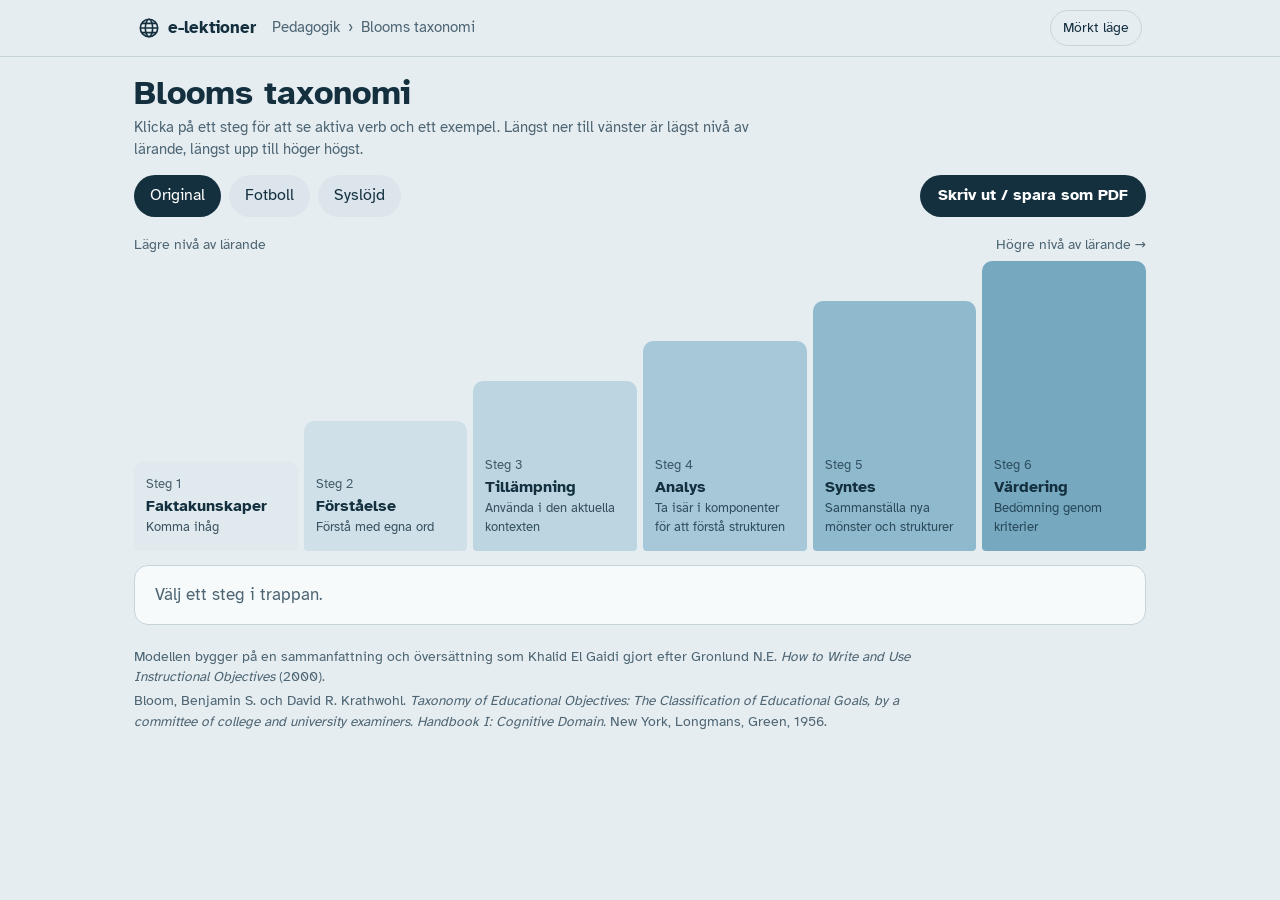
<file: pedagogik/blooms-taxonomi/index.html>
<!doctype html>
<html lang="sv">
<head>
<meta charset="utf-8">
<meta name="viewport" content="width=device-width, initial-scale=1, viewport-fit=cover">
<title>Blooms taxonomi – e-lektioner</title>
<meta name="description" content="Blooms taxonomi för lärandemål i sex steg. Originalet och två förenklade varianter för barn med liknelser från fotboll och syslöjd.">
<link rel="preload" href="../../assets/fonts/atkinson-hyperlegible-latin-400-normal.woff2" as="font" type="font/woff2" crossorigin>
<link rel="preload" href="../../assets/fonts/atkinson-hyperlegible-latin-700-normal.woff2" as="font" type="font/woff2" crossorigin>
<link rel="stylesheet" href="../../assets/css/site.css">
<script src="../../assets/js/theme.js"></script>
<style>
:root{
  --s1:#dfe9ee; --s2:#cfe0e8; --s3:#bcd5e1; --s4:#a7c8d8; --s5:#8fb9cd; --s6:#76a8c0;
  --step-ink:#14303f;
}
@media (prefers-color-scheme:dark){
  :root:not([data-theme="light"]){
    --s1:#1c313b; --s2:#213a46; --s3:#274452; --s4:#2d4e5e; --s5:#33596b; --s6:#3a6478;
    --step-ink:#e4eef3;
  }
}
:root[data-theme="dark"]{
  --s1:#1c313b; --s2:#213a46; --s3:#274452; --s4:#2d4e5e; --s5:#33596b; --s6:#3a6478;
  --step-ink:#e4eef3;
}
main{max-width:1040px;margin:0 auto;padding:18px 14px 40px}
h1{font-size:clamp(1.5rem,4vw,2.1rem);line-height:1.1;margin:0}
.help{color:var(--muted);margin:4px 0 14px;max-width:62ch;font-size:.95rem}
.controls{display:flex;flex-wrap:wrap;gap:8px;align-items:center;margin-bottom:18px}
.controls .print{margin-left:auto}
.primary{font:inherit;border:0;border-radius:999px;cursor:pointer;background:var(--chip-on);color:var(--chip-on-ink);font-weight:700;padding:9px 18px;font-size:.98rem}
.axis{display:flex;justify-content:space-between;color:var(--muted);font-size:.85rem;margin:0 0 6px}
.stairs{display:grid;grid-template-columns:repeat(6,1fr);gap:6px;align-items:end;list-style:none;margin:0;padding:0}
.stairs li{display:flex}
.step{
  font:inherit;width:100%;text-align:left;cursor:pointer;color:var(--step-ink);
  border:2px solid transparent;border-radius:10px 10px 4px 4px;padding:10px 10px 12px;
  display:flex;flex-direction:column;justify-content:flex-end;gap:2px;
}
.step .n{font-size:.8rem;opacity:.75}
.step .name{font-weight:700;font-size:1.02rem;line-height:1.2}
.step .orig{font-size:.8rem;opacity:.8}
.step:hover{border-color:var(--ink)}
.step[aria-expanded="true"]{border-color:var(--ink);outline:2px solid var(--ink);outline-offset:-4px}
.stairs li:nth-child(1) .step{background:var(--s1);min-height:90px}
.stairs li:nth-child(2) .step{background:var(--s2);min-height:130px}
.stairs li:nth-child(3) .step{background:var(--s3);min-height:170px}
.stairs li:nth-child(4) .step{background:var(--s4);min-height:210px}
.stairs li:nth-child(5) .step{background:var(--s5);min-height:250px}
.stairs li:nth-child(6) .step{background:var(--s6);min-height:290px}
.detail{background:var(--panel);border:1.5px solid var(--line);border-radius:14px;padding:16px 20px;margin-top:14px}
.detail h2{margin:0;font-size:1.4rem}
.detail .sub{color:var(--muted);margin:2px 0 10px}
.detail h3{font-size:.95rem;margin:14px 0 4px;color:var(--muted)}
.detail p{margin:0;max-width:70ch}
.detail .liknelse{font-size:1.1rem}
.verbs{display:flex;flex-wrap:wrap;gap:6px;list-style:none;margin:0;padding:0}
.verbs li{background:var(--chip);color:var(--chip-ink);border-radius:999px;padding:4px 12px;font-size:.95rem}
.hint{color:var(--muted);margin:0}
.source{color:var(--muted);font-size:.85rem;margin-top:22px;max-width:90ch}
.source p{margin:0 0 4px}
.print-only{display:none}
@media (max-width:700px){
  .stairs{grid-template-columns:1fr;align-items:stretch}
  .stairs li .step{min-height:0!important}
  .stairs li:nth-child(1){margin-left:0}
  .stairs li:nth-child(2){margin-left:4%}
  .stairs li:nth-child(3){margin-left:8%}
  .stairs li:nth-child(4){margin-left:12%}
  .stairs li:nth-child(5){margin-left:16%}
  .stairs li:nth-child(6){margin-left:20%}
  .stairs{display:flex;flex-direction:column-reverse}
  .axis{flex-direction:column-reverse;gap:2px}
}

@page{size:A4 landscape;margin:10mm}
@media print{
  :root,:root[data-theme="dark"]{
    --ink:#000;--muted:#333;--line:#888;color-scheme:light;
  }
  body{background:#fff;color:#000;font-size:9pt;line-height:1.3}
  .site-header,.screen-only{display:none!important}
  .print-only{display:block}
  main{max-width:none;padding:0}
  .p-title{font-size:16pt;margin:0;text-align:center}
  .p-sub{text-align:center;margin:0 0 2pt;font-size:10pt}
  .p-axis{display:flex;justify-content:space-between;font-size:8.5pt;margin:4pt 0 2pt;border-bottom:1.2pt solid #000;padding-bottom:1pt}
  table{width:100%;border-collapse:collapse;table-layout:fixed}
  th,td{border:.8pt solid #000;padding:3pt 4pt;vertical-align:top;text-align:center}
  thead th{font-weight:700}
  thead th small{display:block;font-weight:400;font-size:8pt}
  td.row-label{text-align:left;font-weight:700;width:11%}
  td ul{list-style:none;margin:0;padding:0}
  .p-source{font-size:7.5pt;margin-top:6pt}
  .p-source p{margin:0 0 2pt}
  .kid{font-size:12pt}
  .kid .p-title{font-size:22pt}
  .kid .p-sub{font-size:13pt}
  .kid .p-axis{font-size:11pt}
  .kid th,.kid td{padding:6pt 6pt}
  .kid thead th{font-size:13pt}
  .kid thead th small{font-size:10pt}
  .kid .p-source{font-size:9pt}
}
</style>
</head>
<body>
<header class="site-header">
  <div class="site-header-in">
    <a class="brand" href="../../">
      <svg viewBox="0 0 24 24" fill="none" stroke="currentColor" stroke-width="1.8" aria-hidden="true"><circle cx="12" cy="12" r="9.5"/><ellipse cx="12" cy="12" rx="4" ry="9.5"/><path d="M2.5 12h19M4 7h16M4 17h16"/></svg>
      e-lektioner
    </a>
    <ol class="crumbs" aria-label="Du är här">
      <li><a href="../../#pedagogik">Pedagogik</a></li>
      <li aria-current="page">Blooms taxonomi</li>
    </ol>
    <button class="theme-toggle" type="button">Mörkt läge</button>
  </div>
</header>

<main>
  <div class="screen-only">
    <h1>Blooms taxonomi</h1>
    <p class="help" id="help"></p>

    <div class="controls">
      <div role="group" aria-label="Variant" style="display:flex;flex-wrap:wrap;gap:8px">
        <button class="chip" type="button" data-variant="original">Original</button>
        <button class="chip" type="button" data-variant="fotboll">Fotboll</button>
        <button class="chip" type="button" data-variant="slojd">Syslöjd</button>
      </div>
      <button class="primary print" type="button" id="print">Skriv ut / spara som PDF</button>
    </div>

    <p class="axis" aria-hidden="true"><span>Lägre nivå av lärande</span><span>Högre nivå av lärande →</span></p>
    <ol class="stairs" id="stairs"></ol>

    <section class="detail" id="detail" aria-live="polite"></section>

    <div class="source" id="source"></div>
  </div>

  <div class="print-only" id="printout"></div>
</main>

<script>
(function(){
  var SOURCE_FULL =
    '<p>Modellen bygger på en sammanfattning och översättning som Khalid El Gaidi gjort efter Gronlund N.E. <i>How to Write and Use Instructional Objectives</i> (2000).</p>' +
    '<p>Bloom, Benjamin S. och David R. Krathwohl. <i>Taxonomy of Educational Objectives: The Classification of Educational Goals, by a committee of college and university examiners. Handbook I: Cognitive Domain.</i> New York, Longmans, Green, 1956.</p>';
  var SOURCE_SHORT = '<p>Bygger på Blooms taxonomi (Bloom m.fl. 1956).</p>';

  var VARIANTS = {
    original: {
      title: "Blooms taxonomi för lärandemål",
      sub: "Kognitiva mål. Kunskapstaxonomi med några aktiva verb för lärandets resultat.",
      help: "Klicka på ett steg för att se aktiva verb och ett exempel. Längst ner till vänster är lägst nivå av lärande, längst upp till höger högst.",
      pdfName: "Blooms taxonomi – original",
      source: SOURCE_FULL,
      levels: [
        {name:"Faktakunskaper", desc:"Komma ihåg",
         verbs:["Definiera","Beskriva","Nämna","Välja","Identifiera","Lista","Lokalisera","Citera","Recitera","Upprepa","Markera","Ange"],
         example:"Repetera någon annans definition av en princip"},
        {name:"Förståelse", desc:"Förstå med egna ord",
         verbs:["Förklara","Försvara","Skilja","Utveckla","Generalisera","Ge exempel","Förutse","Skriva om","Sammanfatta","Använda"],
         example:"Förklara principen genom exempel på dess användning inom andra områden"},
        {name:"Tillämpning", desc:"Använda i den aktuella kontexten",
         verbs:["Kunna tillämpa","Beräkna","Bevisa","Upptäcka","Modifiera","Verkställa","Förutse","Förbereda","Producera","Relatera","Visa","Lösa","Använda","Skissera"],
         example:"Personligen använda principen på procedurer i verkliga situationer"},
        {name:"Analys", desc:"Ta isär i komponenter för att förstå strukturen",
         verbs:["Identifiera","Urskilja","Illustrera","Peka ut","Relatera","Välja","Separera","Indela","Sortera","Differentiera","Skissera","Ange","Kritiskt bearbeta"],
         example:"Kan separera fakta från antaganden i principer"},
        {name:"Syntes", desc:"Sammanställa nya mönster och strukturer",
         verbs:["Kategorisera","Kombinera","Ställa samman","Utarbeta","Skapa","Tänka ut","Konstruera","Förklara","Framställa","Modifiera","Organisera","Planera","Rekonstruera","Relatera","Sammanfatta"],
         example:"Kombinerar ett antal principer till en ny fungerande strategi"},
        {name:"Värdering", desc:"Bedömning genom kriterier",
         verbs:["Värdera","Jämföra","Komma fram till","Kontrastera","Kritisera","Förklara","Motivera","Bevisa","Avgöra","Relatera","Sammanfatta","Stödja","Försvara","Föreslå","Ta ställning"],
         example:"Bedöma användningen av den nya strategin"}
      ]
    },
    fotboll: {
      title: "Lärandets trappa – fotboll",
      sub: "Sex steg för att lära sig något, från att komma ihåg till att bedöma.",
      help: "Klicka på ett steg. Varje steg förklaras med fotboll. Ju högre upp i trappan, desto mer kan man.",
      pdfName: "Blooms taxonomi – fotboll",
      source: SOURCE_SHORT,
      levels: [
        {name:"Komma ihåg", orig:"Faktakunskaper",
         verbs:["Nämna","Lista","Upprepa"],
         simile:"Du kan reglerna och vet vad saker heter: hörna, inkast, offside och straff. Du kan rabbla upp alla i ditt lag.",
         example:"Hur många spelare har ett lag på planen?"},
        {name:"Förstå", orig:"Förståelse",
         verbs:["Förklara","Ge exempel","Sammanfatta","Skriva om"],
         simile:"Du kan förklara med egna ord varför det blev offside och visa det med några kompisar på planen.",
         example:"Förklara för en kompis vad offside betyder."},
        {name:"Använda", orig:"Tillämpning",
         verbs:["Använda","Visa","Lösa","Beräkna"],
         simile:"Du gör det på riktigt i matchen: du slår en insidespassning när det behövs, inte bara på träningen.",
         example:"Laget vinner tre matcher och spelar en oavgjord. Hur många poäng får det?"},
        {name:"Undersöka", orig:"Analys",
         verbs:["Peka ut","Sortera","Dela upp","Urskilja"],
         simile:"Du tittar på matchen som en tränare och delar upp den i bitar. Varför släppte vi in mål: försvaret, målvakten eller mittfältet?",
         example:"Titta på målet i repris. Vilka tre saker hände innan bollen gick in?"},
        {name:"Skapa", orig:"Syntes",
         verbs:["Skapa","Planera","Kombinera","Hitta på"],
         simile:"Du hittar på något nytt, till exempel en egen hörnvariant där laget kombinerar flera knep ni redan kan.",
         example:"Rita en egen frisparksvariant för ditt lag."},
        {name:"Bedöma", orig:"Värdering",
         verbs:["Värdera","Motivera","Ta ställning","Föreslå"],
         simile:"Som domare eller tränare efter matchen: fungerade planen? Du säger vad som var bra, vad som var dåligt och varför.",
         example:"Var det rätt att döma straff? Motivera ditt svar."}
      ]
    },
    slojd: {
      title: "Lärandets trappa – syslöjd",
      sub: "Sex steg för att lära sig något, från att komma ihåg till att bedöma.",
      help: "Klicka på ett steg. Varje steg förklaras med syslöjd. Ju högre upp i trappan, desto mer kan man.",
      pdfName: "Blooms taxonomi – syslöjd",
      source: SOURCE_SHORT,
      levels: [
        {name:"Komma ihåg", orig:"Faktakunskaper",
         verbs:["Nämna","Lista","Upprepa"],
         simile:"Du vet vad sakerna heter: symaskin, knappnål, sax, tråd, sömsmån och bomullstyg.",
         example:"Vad heter nålen som håller ihop tyget innan du syr?"},
        {name:"Förstå", orig:"Förståelse",
         verbs:["Förklara","Ge exempel","Sammanfatta","Skriva om"],
         simile:"Du kan förklara med egna ord varför man nålar tyget innan man syr, eller varför man lämnar sömsmån.",
         example:"Förklara varför man stryker sömmarna innan man syr vidare."},
        {name:"Använda", orig:"Tillämpning",
         verbs:["Använda","Visa","Lösa","Mäta"],
         simile:"Du följer ett mönster och gör det själv: mäter, klipper ut och syr ihop en tygpåse.",
         example:"Mät upp och klipp ut en tygbit som är 30 × 40 cm."},
        {name:"Undersöka", orig:"Analys",
         verbs:["Peka ut","Sortera","Dela upp","Urskilja"],
         simile:"Du tittar noga på ett plagg för att se hur det är sytt. Vilka delar har en tröja, och hur sitter de ihop?",
         example:"Vänd en ryggsäck ut och in. Vilka delar är den sydd av, och vilka sömmar ser du?"},
        {name:"Skapa", orig:"Syntes",
         verbs:["Skapa","Planera","Kombinera","Hitta på"],
         simile:"Du hittar på en egen sak: skissar, väljer tyg och kombinerar tekniker du redan kan, som applikation och broderi.",
         example:"Planera och sy ett eget pennfodral med dragkedja."},
        {name:"Bedöma", orig:"Värdering",
         verbs:["Värdera","Motivera","Ta ställning","Föreslå"],
         simile:"Du tittar på ditt färdiga arbete. Håller sömmarna? Blev det som skissen? Vad skulle du göra annorlunda nästa gång?",
         example:"Vad blev bra med ditt pennfodral och vad skulle du ändra? Varför?"}
      ]
    }
  };

  var current = "original", open = -1;
  var stairs = document.getElementById("stairs");
  var detail = document.getElementById("detail");

  function esc(s){ return String(s).replace(/[&<>"]/g, function(c){ return {"&":"&amp;","<":"&lt;",">":"&gt;",'"':"&quot;"}[c]; }); }
  function verbList(v){ return v.map(function(x){ return "<li>"+esc(x)+"</li>"; }).join(""); }

  function renderStairs(){
    var v = VARIANTS[current];
    stairs.innerHTML = v.levels.map(function(l, i){
      var sub = l.orig ? l.orig : l.desc;
      return '<li><button class="step" type="button" aria-expanded="'+(i===open)+'" aria-controls="detail" data-i="'+i+'">' +
        '<span class="n">Steg '+(i+1)+'</span><span class="name">'+esc(l.name)+'</span><span class="orig">'+esc(sub)+'</span></button></li>';
    }).join("");
  }

  function renderDetail(){
    var v = VARIANTS[current];
    if (open < 0){ detail.innerHTML = '<p class="hint">Välj ett steg i trappan.</p>'; return; }
    var l = v.levels[open], h = "";
    h += '<h2>Steg '+(open+1)+': '+esc(l.name)+'</h2>';
    h += '<p class="sub">'+esc(l.orig ? l.orig : l.desc)+'</p>';
    if (l.simile) h += '<p class="liknelse">'+esc(l.simile)+'</p>';
    h += '<h3>'+(l.orig ? "Ord för det här steget" : "Aktiva verb")+'</h3><ul class="verbs">'+verbList(l.verbs)+'</ul>';
    h += '<h3>'+(l.orig ? "Prova själv" : "Exempel")+'</h3><p>'+esc(l.example)+'</p>';
    detail.innerHTML = h;
  }

  function renderPrint(){
    var v = VARIANTS[current], L = v.levels, kid = !!L[0].orig, h = "";
    h += '<h1 class="p-title">'+esc(v.title)+'</h1><p class="p-sub">'+esc(v.sub)+'</p>';
    h += '<div class="p-axis"><span>Lägre nivå av lärande</span><span>Högre nivå av lärande →</span></div>';
    h += '<table><thead><tr><th style="width:11%"></th>' + L.map(function(l){
      return '<th>'+esc(l.name)+'<small>'+esc(kid ? l.orig : l.desc)+'</small></th>';
    }).join("") + '</tr></thead><tbody>';
    if (kid) h += '<tr><td class="row-label">Som i '+(current==="fotboll"?"fotboll":"syslöjd")+'</td>' + L.map(function(l){ return '<td style="text-align:left">'+esc(l.simile)+'</td>'; }).join("") + '</tr>';
    h += '<tr><td class="row-label">'+(kid ? "Ord" : "Aktiva verb")+'</td>' + L.map(function(l){ return '<td><ul>'+verbList(l.verbs)+'</ul></td>'; }).join("") + '</tr>';
    h += '<tr><td class="row-label">'+(kid ? "Prova själv" : "Exempel")+'</td>' + L.map(function(l){ return '<td>'+esc(l.example)+'</td>'; }).join("") + '</tr>';
    h += '</tbody></table><div class="p-source">'+v.source+'</div>';
    var out = document.getElementById("printout");
    out.classList.toggle("kid", kid);
    out.innerHTML = h;
  }

  function render(){
    var v = VARIANTS[current];
    document.getElementById("help").textContent = v.help;
    document.getElementById("source").innerHTML = v.source;
    document.querySelectorAll("[data-variant]").forEach(function(b){ b.setAttribute("aria-pressed", String(b.dataset.variant === current)); });
    renderStairs(); renderDetail(); renderPrint();
  }

  document.querySelectorAll("[data-variant]").forEach(function(b){
    b.addEventListener("click", function(){ current = b.dataset.variant; render(); });
  });
  stairs.addEventListener("click", function(e){
    var b = e.target.closest(".step"); if (!b) return;
    var i = +b.dataset.i; open = (open === i) ? -1 : i;
    renderStairs(); renderDetail();
    var again = stairs.querySelector('[data-i="'+i+'"]'); if (again) again.focus();
  });

  var baseTitle = document.title;
  window.addEventListener("beforeprint", function(){ document.title = VARIANTS[current].pdfName; });
  window.addEventListener("afterprint", function(){ document.title = baseTitle; });
  document.getElementById("print").addEventListener("click", function(){ window.print(); });

  render();
})();
</script>
</body>
</html>
</file>
<file: assets/css/site.css>
@font-face{font-family:"Atkinson Hyperlegible";font-style:normal;font-weight:400;font-display:swap;src:url("../fonts/atkinson-hyperlegible-latin-400-normal.woff2") format("woff2")}
@font-face{font-family:"Atkinson Hyperlegible";font-style:normal;font-weight:700;font-display:swap;src:url("../fonts/atkinson-hyperlegible-latin-700-normal.woff2") format("woff2")}

:root{
  --bg:#e6edf1; --panel:#f7fafb; --ink:#14303f; --muted:#4d6573; --line:#c5d3db;
  --chip:#dbe5eb; --chip-ink:#14303f; --chip-on:#14303f; --chip-on-ink:#ffffff;
  --accent:#e0392b; --focus:#f4a51c;
  --ocean-a:#9fd0e6; --ocean-b:#2f6f97; --land:#e6d7a0; --land-edge:#8c7a43;
  --grid:rgba(255,255,255,.92); --grid-shadow:rgba(10,30,45,.55);
  --hl-equator:#e0392b; --hl-meridian:#e0392b; --hl-tropic:#f4a51c;
  --label-bg:rgba(255,255,255,.92); --label-ink:#14303f;
  --rim:#14303f;
  --font:"Atkinson Hyperlegible",system-ui,-apple-system,"Segoe UI",Roboto,sans-serif;
  color-scheme:light;
}
@media (prefers-color-scheme:dark){
  :root:not([data-theme="light"]){
    --bg:#0f1c24; --panel:#16272f; --ink:#e4eef3; --muted:#9db3bf; --line:#2a4250;
    --chip:#21363f; --chip-ink:#e4eef3; --chip-on:#e4eef3; --chip-on-ink:#0f1c24;
    --accent:#ff7469;
    --ocean-a:#3d84aa; --ocean-b:#143b55; --land:#b9ab72; --land-edge:#6f6234;
    --grid:rgba(255,255,255,.85); --grid-shadow:rgba(0,0,0,.6);
    --label-bg:rgba(15,28,36,.9); --label-ink:#e4eef3; --rim:#7fa6ba;
    color-scheme:dark;
  }
}
:root[data-theme="dark"]{
  --bg:#0f1c24; --panel:#16272f; --ink:#e4eef3; --muted:#9db3bf; --line:#2a4250;
  --chip:#21363f; --chip-ink:#e4eef3; --chip-on:#e4eef3; --chip-on-ink:#0f1c24;
  --accent:#ff7469;
  --ocean-a:#3d84aa; --ocean-b:#143b55; --land:#b9ab72; --land-edge:#6f6234;
  --grid:rgba(255,255,255,.85); --grid-shadow:rgba(0,0,0,.6);
  --label-bg:rgba(15,28,36,.9); --label-ink:#e4eef3; --rim:#7fa6ba;
  color-scheme:dark;
}

*,*::before,*::after{box-sizing:border-box}
html,body{margin:0}
body{
  background:var(--bg); color:var(--ink);
  font-family:var(--font); font-size:17px; line-height:1.5;
  padding-bottom:env(safe-area-inset-bottom,0px);
}
a{color:inherit}
:focus-visible{outline:3px solid var(--focus);outline-offset:2px}

.site-header{
  border-bottom:1px solid var(--line);
  padding-top:env(safe-area-inset-top,0px);
}
.site-header-in{
  max-width:1040px;margin:0 auto;padding:10px 18px;
  display:flex;align-items:center;gap:8px 16px;flex-wrap:wrap;
}
.brand{font-weight:700;font-size:1.05rem;text-decoration:none;display:inline-flex;align-items:center;gap:8px}
.brand svg{width:22px;height:22px;flex:none}
.crumbs{display:flex;align-items:center;gap:8px;color:var(--muted);font-size:.95rem;margin:0;padding:0;list-style:none;min-width:0}
.crumbs li{white-space:nowrap}
.crumbs li+li::before{content:"›";margin-right:8px}
.crumbs a{text-decoration:none;color:var(--muted)}
.crumbs a:hover{text-decoration:underline}
.theme-toggle{
  margin-left:auto;font:inherit;font-size:.9rem;color:var(--ink);
  background:transparent;border:1.5px solid var(--line);border-radius:999px;
  padding:6px 12px;cursor:pointer;
}
.theme-toggle:hover{border-color:var(--ink)}

.chip{
  font:inherit;font-size:.98rem;border:0;border-radius:999px;padding:9px 16px;
  background:var(--chip);color:var(--chip-ink);cursor:pointer;
  transition:background .15s,color .15s;
}
.chip:hover{filter:brightness(.96)}
.chip[aria-pressed="true"]{background:var(--chip-on);color:var(--chip-on-ink)}
.ghost{
  font:inherit;background:transparent;border:1.5px solid var(--line);border-radius:999px;
  padding:6px 12px;font-size:.88rem;color:var(--ink);cursor:pointer;
}
.ghost:hover{border-color:var(--ink)}

@media (prefers-reduced-motion:reduce){.chip{transition:none}}
</file>
<file: assets/css/forhor.css>
:root{--fh-ok:#1a7a46;--fh-ok-bg:#dff2e6;--fh-bad:#b3261e;--fh-bad-bg:#f8dedb}
@media (prefers-color-scheme:dark){
  :root:not([data-theme="light"]){--fh-ok:#6fd39e;--fh-ok-bg:#173a2a;--fh-bad:#ff8a80;--fh-bad-bg:#44201e}
}
:root[data-theme="dark"]{--fh-ok:#6fd39e;--fh-ok-bg:#173a2a;--fh-bad:#ff8a80;--fh-bad-bg:#44201e}

.forhor{max-width:40rem;margin:0 auto;padding:20px 18px 48px}
.forhor h1{font-size:clamp(2rem,7vw,2.6rem);line-height:1.05;margin:8px 0 12px;letter-spacing:-.01em}
.forhor h2{font-size:1.2rem;margin:28px 0 8px}
.forhor button{font:inherit;color:inherit;cursor:pointer}
.fh-parent{background:var(--panel);border:1.5px solid var(--line);border-radius:12px;padding:10px 14px;margin:0 0 18px;color:var(--muted)}
.fh-lead{color:var(--muted);margin:0 0 18px}
.forhor fieldset{border:0;padding:0;margin:0 0 16px;min-width:0}
.forhor legend{font-weight:700;margin-bottom:8px;padding:0}
.fh-choices{display:flex;flex-wrap:wrap;gap:8px}
.fh-choices label{position:relative;display:inline-flex;align-items:center;padding:8px 15px;border-radius:999px;background:var(--chip);color:var(--chip-ink);cursor:pointer}
.fh-choices input{position:absolute;opacity:0;pointer-events:none}
.fh-choices label:has(input:checked){background:var(--chip-on);color:var(--chip-on-ink);font-weight:700}
.fh-choices label:has(input:focus-visible){outline:3px solid var(--focus);outline-offset:2px}
.fh-primary{width:100%;padding:14px;border:0;border-radius:14px;background:var(--chip-on);color:var(--chip-on-ink)!important;font-weight:700;font-size:1.1rem;margin-top:6px}
.fh-secondary{width:100%;padding:12px;border:1.5px solid var(--line);border-radius:14px;background:transparent}
.fh-secondary:hover{border-color:var(--ink)}
.fh-secondary:disabled{opacity:.5;cursor:default}
.fh-danger{border-color:var(--fh-bad);color:var(--fh-bad)!important}
.fh-stack{display:grid;gap:10px;margin-top:14px}
.fh-link{background:none;border:0;padding:4px 0;font-weight:700;text-decoration:underline}
.fh-status{background:var(--panel);border-radius:16px;padding:18px;margin-bottom:16px}
.fh-round{font-size:2.4rem;font-weight:700;line-height:1;margin:0}
.fh-status p{margin:6px 0 0;color:var(--muted)}
.fh-status .fh-round{color:var(--ink)}
.fh-chips{display:flex;flex-wrap:wrap;gap:6px;margin:12px 0 0;padding:0;list-style:none}
.fh-chips li{background:var(--fh-bad-bg);color:var(--fh-bad);padding:3px 11px;border-radius:999px;font-weight:700;font-size:.95rem}
.fh-history{list-style:none;padding:0;margin:0}
.fh-history li{display:flex;justify-content:space-between;padding:8px 0;border-bottom:1px solid var(--line)}
.fh-history span:last-child{color:var(--muted)}
.fh-panel{border:2px solid var(--fh-bad);border-radius:14px;padding:14px;margin-top:14px}
.fh-panel p{margin:0 0 6px}
.fh-bar{display:flex;justify-content:space-between;align-items:center;font-weight:700;color:var(--muted);margin-bottom:8px}
.fh-progress{height:6px;background:var(--line);border-radius:3px;overflow:hidden;margin-bottom:18px}
.fh-progress div{height:100%;background:var(--chip-on);width:0;transition:width .3s ease}
.fh-stamp{background:var(--panel);padding:26px 22px;margin-bottom:18px;border-radius:8px;outline:3px dotted var(--line);outline-offset:-10px}
.fh-ask{color:var(--muted);margin:0 0 4px}
.fh-subject{font-size:clamp(1.8rem,7vw,2.5rem);font-weight:700;line-height:1.1;margin:0;overflow-wrap:anywhere}
.forhor .right{border-color:var(--fh-ok)!important;background:var(--fh-ok-bg)!important;color:var(--fh-ok)}
.forhor .wrong{border-color:var(--fh-bad)!important;background:var(--fh-bad-bg)!important;color:var(--fh-bad)}
.fh-typed{display:flex;gap:8px;align-items:flex-start}
.fh-combo{position:relative;flex:1;min-width:0}
.fh-suggest{position:absolute;left:0;right:0;top:calc(100% + 4px);z-index:5;margin:0;padding:4px;list-style:none;background:var(--panel);border:2px solid var(--line);border-radius:12px;max-height:16rem;overflow-y:auto;box-shadow:0 6px 18px rgba(0,0,0,.12)}
.fh-suggest li{padding:10px 12px;border-radius:8px;cursor:pointer;font-weight:700}
.fh-suggest li:hover{background:var(--chip)}
.fh-suggest li.on{background:var(--chip-on);color:var(--chip-on-ink)}
.fh-typed input{width:100%;padding:12px 14px;border:2px solid var(--line);border-radius:12px;background:var(--panel);font:inherit;font-size:1.1rem;font-weight:700;color:var(--ink)}
.fh-typed button{padding:0 18px;border:0;border-radius:12px;background:var(--chip-on);color:var(--chip-on-ink)!important;font-weight:700}
.fh-typed button:disabled{opacity:.5}
.fh-hint{color:var(--muted);font-size:.95rem;margin:10px 0 0}
.fh-feedback{min-height:1.5rem;margin:16px 0 0;font-weight:700}
.fh-feedback.good{color:var(--fh-ok)}
.fh-feedback.bad{color:var(--fh-bad)}
.fh-stat{padding:10px 0;border-bottom:1px solid var(--line)}
.fh-top{display:flex;justify-content:space-between;gap:16px}
.fh-name{font-weight:700}
.fh-name small{color:var(--muted);font-weight:400;font-size:1em}
.fh-num{color:var(--fh-bad);font-weight:700;white-space:nowrap}
.fh-meter{height:6px;background:var(--line);border-radius:3px;margin-top:6px;overflow:hidden}
.fh-meter div{height:100%;background:var(--fh-bad)}
.fh-summary{display:grid;grid-template-columns:repeat(3,1fr);gap:8px;margin-bottom:8px}
.fh-summary div{background:var(--panel);border-radius:12px;padding:12px}
.fh-summary strong{display:block;font-size:1.6rem;line-height:1.1}
.fh-summary span{color:var(--muted);font-size:.9rem}
.fh-empty{color:var(--muted)}
.forhor details summary{cursor:pointer;font-weight:700;padding:12px 0}
.forhor [hidden]{display:none!important}
@media (prefers-reduced-motion:reduce){.fh-progress div{transition:none}}
</file>
